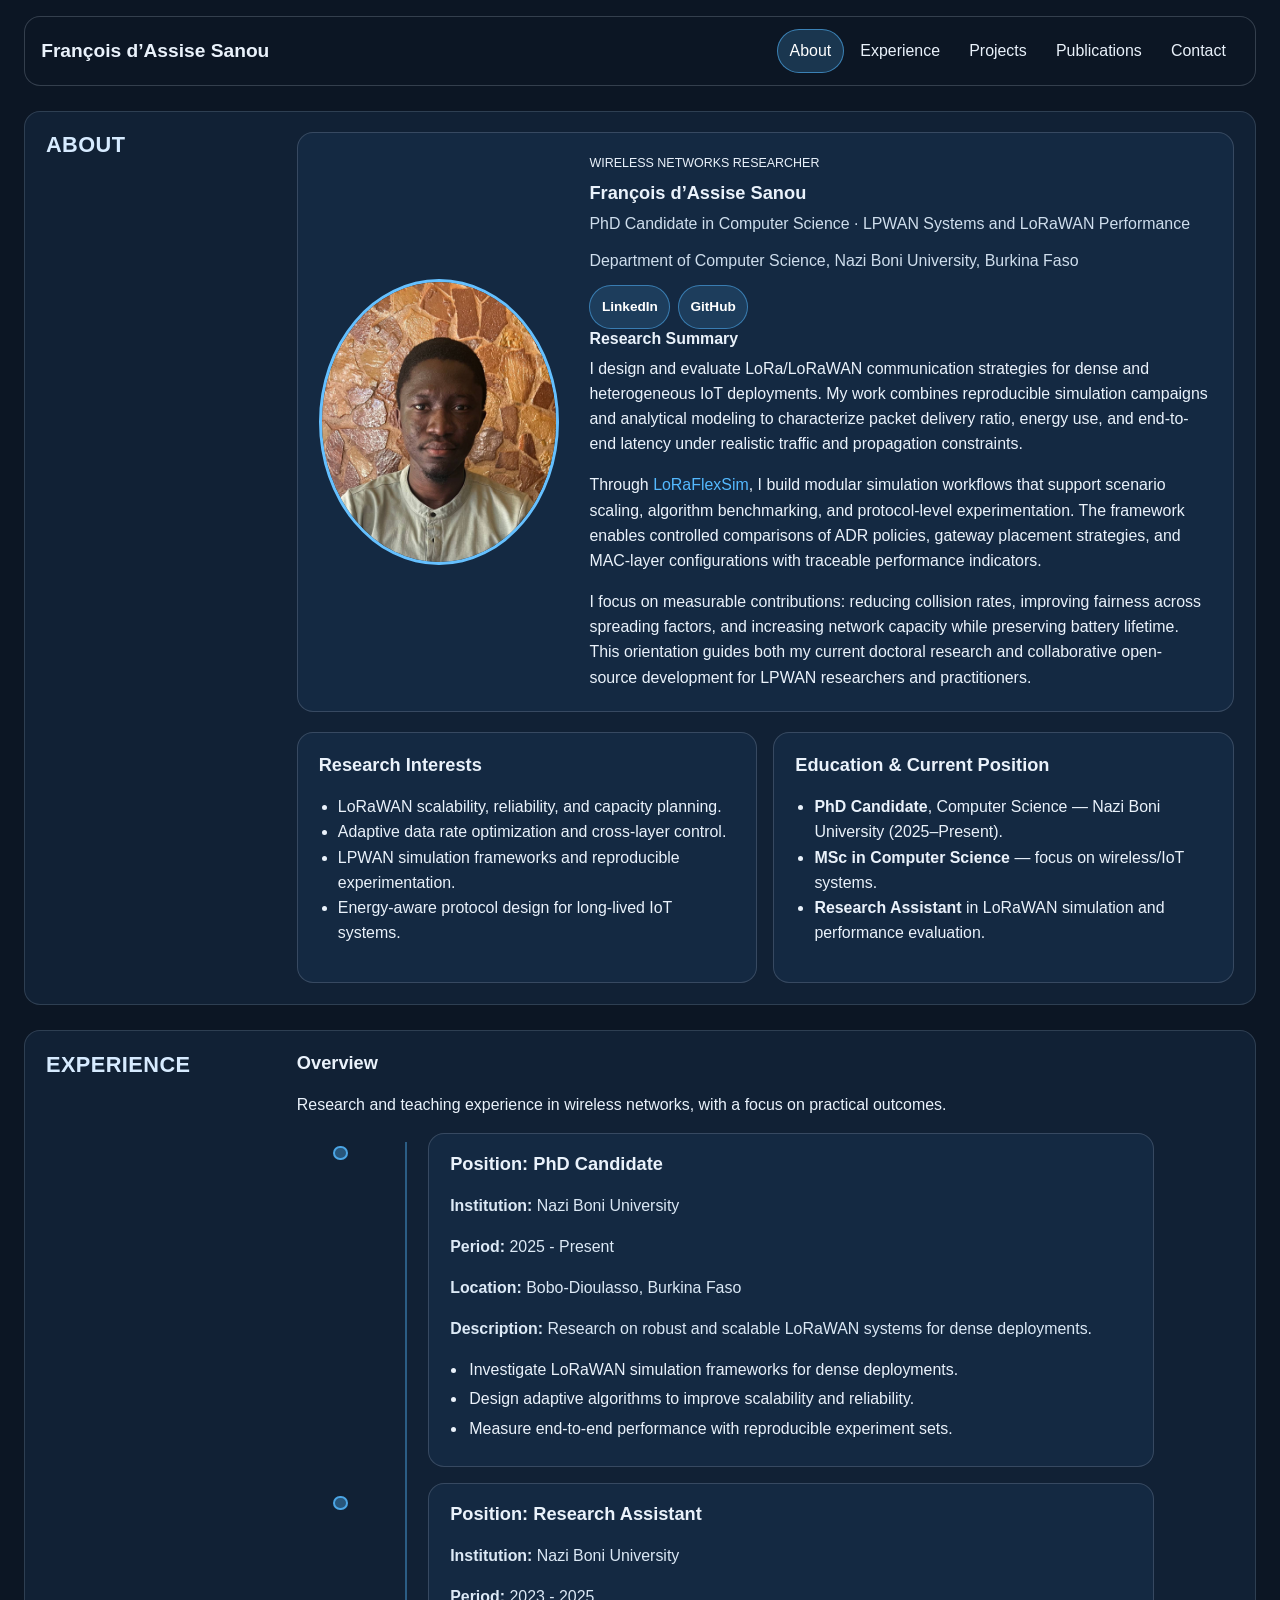
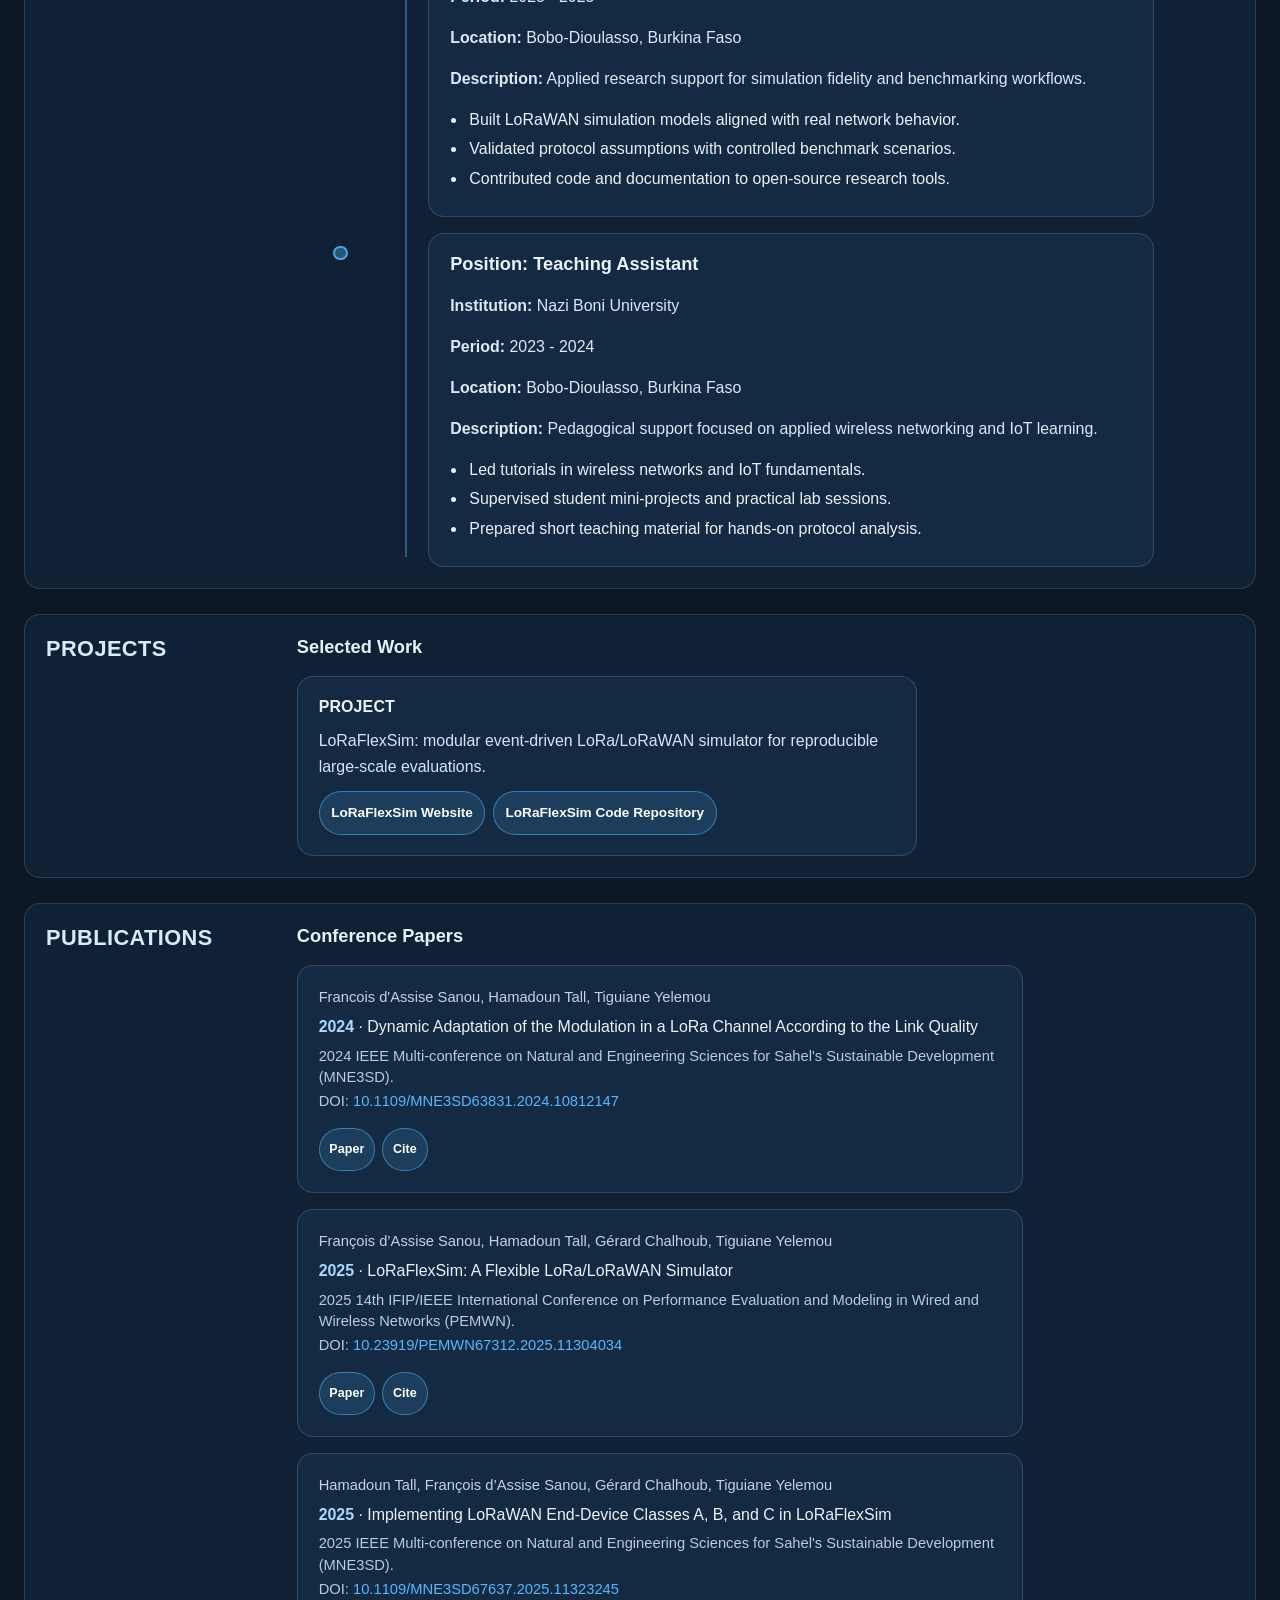
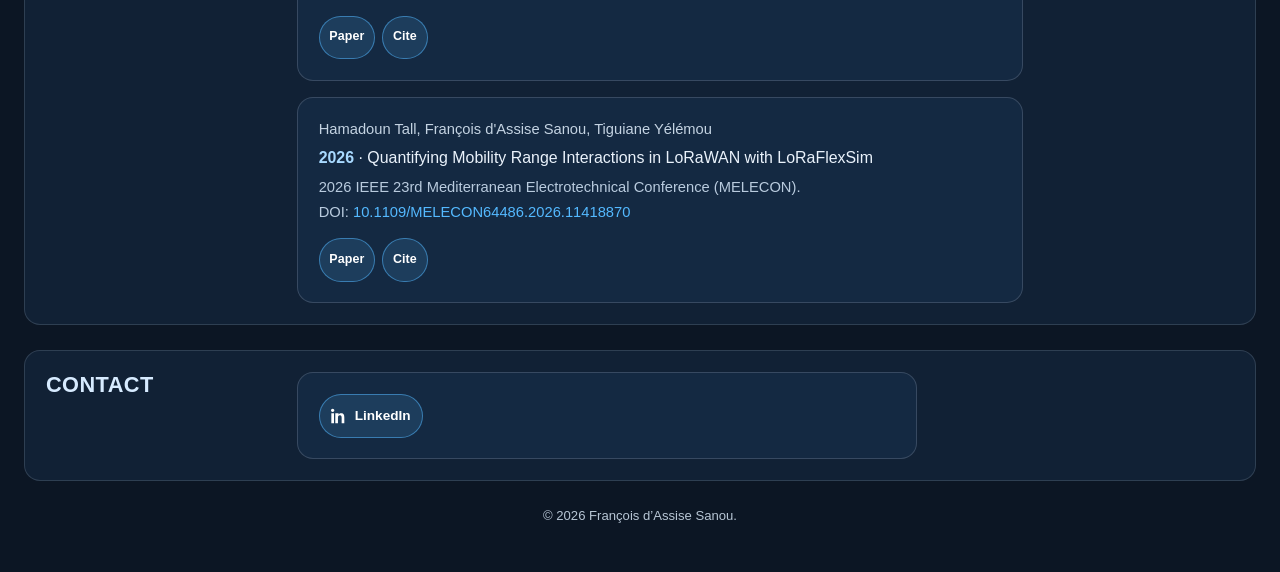
<file: index.html>
<!DOCTYPE html>
<html lang="en" class="no-js">
<head>
    <meta charset="UTF-8">
    <meta name="viewport" content="width=device-width, initial-scale=1.0">
    <title>François d’Assise Sanou | Academic Profile</title>
    <meta name="description" content="One-page academic website of François d’Assise Sanou: profile, experience, projects, publications, and contact.">
    <meta property="og:title" content="François d’Assise Sanou | Academic Profile">
    <meta property="og:description" content="One-page academic profile of François d’Assise Sanou.">
    <meta property="og:type" content="website">
    <meta property="og:locale" content="en_US">
    <meta property="og:url" content="index.html">
    <meta name="theme-color" content="#0c1624">
    <!-- Favicon policy: keep a single source (assets/favicon.png) and do not add .ico or size-specific variants. -->
    <link rel="icon" type="image/png" href="assets/favicon.png?v=20260318">
    <link rel="shortcut icon" href="assets/favicon.png?v=20260318">
    <link rel="apple-touch-icon" href="assets/favicon.png?v=20260318">
    <script>
        document.documentElement.classList.replace('no-js', 'js');
    </script>
    <link rel="stylesheet" href="style.css">
  <link rel="manifest" href="site.webmanifest">
</head>
<body>
    <header class="c-header">
        <h1 class="c-header__name">François d’Assise Sanou</h1>
        <button class="c-header__menu-toggle" type="button" aria-expanded="false" aria-controls="primary-navigation" aria-label="Open main menu" aria-haspopup="true">
            <span class="c-header__menu-icon" aria-hidden="true">☰</span>
            <span class="u-visually-hidden c-header__menu-label">Open main menu</span>
        </button>
        <nav id="primary-navigation" class="c-nav" aria-label="Primary navigation">
            <ul class="c-nav__list">
                <li class="c-nav__item"><a href="#about" class="c-nav__link" aria-current="page">About</a></li>
                <li class="c-nav__item"><a href="#experience" class="c-nav__link">Experience</a></li>
                <li class="c-nav__item"><a href="#projects" class="c-nav__link">Projects</a></li>
                <li class="c-nav__item"><a href="#publications" class="c-nav__link">Publications</a></li>
                <li class="c-nav__item"><a href="#contact" class="c-nav__link">Contact</a></li>
            </ul>
        </nav>
    </header>

    <main class="l-page-main" aria-label="Main content">
        <section id="about" class="l-section l-section--about" aria-labelledby="about-title">
            <h2 id="about-title" class="l-section__title">About</h2>
            <div class="l-section__content">
                <article class="about-hero" aria-label="Academic Hero">
                    <div class="about-hero__media">
                        <img class="about-hero__image" src="images/identite_sanou.jpg" alt="Portrait photo of François d’Assise Sanou" width="1072" height="1280" loading="eager" fetchpriority="high" decoding="async" sizes="(min-width: 992px) 16rem, (min-width: 577px) 13.5rem, 60vw">
                    </div>

                    <div class="about-hero__content">
                        <p class="about-hero__eyebrow">Wireless Networks Researcher</p>
                        <h3 class="about-hero__name">François d’Assise Sanou</h3>
                        <p class="about-hero__subtitle">PhD Candidate in Computer Science · LPWAN Systems and LoRaWAN Performance</p>
                        <p class="about-hero__affiliation">Department of Computer Science, Nazi Boni University, Burkina Faso</p>
                        <div class="about-hero__links">
                            <a href="https://www.linkedin.com/in/fran%C3%A7ois-d-assise-sanou-a57066200/" target="_blank" rel="noopener noreferrer" aria-label="Open François d’Assise Sanou LinkedIn profile">LinkedIn</a>
                            <a href="https://github.com/sanoufrancois226-crypto" target="_blank" rel="noopener noreferrer" aria-label="Open François d’Assise Sanou GitHub profile">GitHub</a>
                        </div>
                        <div class="about-hero__summary" aria-label="Research Summary">
                            <h4>Research Summary</h4>
                            <p>I design and evaluate LoRa/LoRaWAN communication strategies for dense and heterogeneous IoT deployments. My work combines reproducible simulation campaigns and analytical modeling to characterize packet delivery ratio, energy use, and end-to-end latency under realistic traffic and propagation constraints.</p>
                            <p>Through <a href="https://loraflexsim.org" target="_blank" rel="noopener noreferrer" aria-label="Open LoRaFlexSim project website">LoRaFlexSim</a>, I build modular simulation workflows that support scenario scaling, algorithm benchmarking, and protocol-level experimentation. The framework enables controlled comparisons of ADR policies, gateway placement strategies, and MAC-layer configurations with traceable performance indicators.</p>
                            <p>I focus on measurable contributions: reducing collision rates, improving fairness across spreading factors, and increasing network capacity while preserving battery lifetime. This orientation guides both my current doctoral research and collaborative open-source development for LPWAN researchers and practitioners.</p>
                        </div>
                    </div>
                </article>

                <div class="about-subsections">
                    <article class="about-subsection" aria-label="Research Interests">
                        <h3>Research Interests</h3>
                        <ul>
                            <li>LoRaWAN scalability, reliability, and capacity planning.</li>
                            <li>Adaptive data rate optimization and cross-layer control.</li>
                            <li>LPWAN simulation frameworks and reproducible experimentation.</li>
                            <li>Energy-aware protocol design for long-lived IoT systems.</li>
                        </ul>
                    </article>
                    <article class="about-subsection" aria-label="Education and Current Position">
                        <h3>Education &amp; Current Position</h3>
                        <ul>
                            <li><strong>PhD Candidate</strong>, Computer Science — Nazi Boni University (2025–Present).</li>
                            <li><strong>MSc in Computer Science</strong> — focus on wireless/IoT systems.</li>
                            <li><strong>Research Assistant</strong> in LoRaWAN simulation and performance evaluation.</li>
                        </ul>
                    </article>
                </div>
            </div>
        </section>

        <section id="experience" class="l-section" aria-labelledby="experience-title">
            <h2 id="experience-title" class="l-section__title">Experience</h2>
            <div class="l-section__content">
                <article aria-label="Experience overview">
                    <h3>Overview</h3>
                    <p>Research and teaching experience in wireless networks, with a focus on practical outcomes.</p>
                </article>
                <div class="timeline" aria-label="Professional timeline">
                    <article class="timeline-item">
                        <div class="timeline-marker" aria-hidden="true"></div>
                        <div class="timeline-card">
                            <h3 class="timeline-card__role">Position: PhD Candidate</h3>
                            <p class="timeline-card__meta"><strong>Institution:</strong> Nazi Boni University</p>
                            <p class="timeline-card__meta"><strong>Period:</strong> 2025 - Present</p>
                            <p class="timeline-card__meta"><strong>Location:</strong> Bobo-Dioulasso, Burkina Faso</p>
                            <p class="timeline-card__description"><strong>Description:</strong> Research on robust and scalable LoRaWAN systems for dense deployments.</p>
                            <ul class="timeline-card__list">
                                <li>Investigate LoRaWAN simulation frameworks for dense deployments.</li>
                                <li>Design adaptive algorithms to improve scalability and reliability.</li>
                                <li>Measure end-to-end performance with reproducible experiment sets.</li>
                            </ul>
                        </div>
                    </article>

                    <article class="timeline-item">
                        <div class="timeline-marker" aria-hidden="true"></div>
                        <div class="timeline-card">
                            <h3 class="timeline-card__role">Position: Research Assistant</h3>
                            <p class="timeline-card__meta"><strong>Institution:</strong> Nazi Boni University</p>
                            <p class="timeline-card__meta"><strong>Period:</strong> 2023 - 2025</p>
                            <p class="timeline-card__meta"><strong>Location:</strong> Bobo-Dioulasso, Burkina Faso</p>
                            <p class="timeline-card__description"><strong>Description:</strong> Applied research support for simulation fidelity and benchmarking workflows.</p>
                            <ul class="timeline-card__list">
                                <li>Built LoRaWAN simulation models aligned with real network behavior.</li>
                                <li>Validated protocol assumptions with controlled benchmark scenarios.</li>
                                <li>Contributed code and documentation to open-source research tools.</li>
                            </ul>
                        </div>
                    </article>

                    <article class="timeline-item">
                        <div class="timeline-marker" aria-hidden="true"></div>
                        <div class="timeline-card">
                            <h3 class="timeline-card__role">Position: Teaching Assistant</h3>
                            <p class="timeline-card__meta"><strong>Institution:</strong> Nazi Boni University</p>
                            <p class="timeline-card__meta"><strong>Period:</strong> 2023 - 2024</p>
                            <p class="timeline-card__meta"><strong>Location:</strong> Bobo-Dioulasso, Burkina Faso</p>
                            <p class="timeline-card__description"><strong>Description:</strong> Pedagogical support focused on applied wireless networking and IoT learning.</p>
                            <ul class="timeline-card__list">
                                <li>Led tutorials in wireless networks and IoT fundamentals.</li>
                                <li>Supervised student mini-projects and practical lab sessions.</li>
                                <li>Prepared short teaching material for hands-on protocol analysis.</li>
                            </ul>
                        </div>
                    </article>
                </div>
            </div>
        </section>

        <section id="projects" class="l-section" aria-labelledby="projects-title">
            <h2 id="projects-title" class="l-section__title">Projects</h2>
            <div class="l-section__content">
                <article aria-label="Selected projects">
                    <h3>Selected Work</h3>
                    <ol class="project-list project-list--single">
                        <li class="project-item">
                            <h4 class="project-item__title">Project</h4>
                            <p class="project-item__description">LoRaFlexSim: modular event-driven LoRa/LoRaWAN simulator for reproducible large-scale evaluations.</p>
                            <div class="project-item__links" aria-label="LoRaFlexSim links">
                                <a class="project-cta" href="https://loraflexsim.org" target="_blank" rel="noopener noreferrer" aria-label="Open LoRaFlexSim official website">LoRaFlexSim Website</a>
                                <a class="project-cta" href="https://github.com/LoRaFlexSim/LoRaFlexSim" target="_blank" rel="noopener noreferrer" aria-label="Open LoRaFlexSim code repository on GitHub">LoRaFlexSim Code Repository</a>
                            </div>
                        </li>
                    </ol>
                </article>
            </div>
        </section>

        <section id="publications" class="l-section" aria-labelledby="publications-title">
            <h2 id="publications-title" class="l-section__title">Publications</h2>
            <div class="l-section__content">
                <article aria-label="Conference publications">
                    <h3>Conference Papers</h3>
                    <ol class="pub-list">
                        <li class="pub-item">
                            <p class="pub-authors">Francois d'Assise Sanou, Hamadoun Tall, Tiguiane Yelemou</p>
                            <p class="pub-main"><span class="pub-year" aria-label="Publication year">2024</span> · <span class="pub-title">Dynamic Adaptation of the Modulation in a LoRa Channel According to the Link Quality</span></p>
                            <p class="pub-meta"><span class="pub-venue">2024 IEEE Multi-conference on Natural and Engineering Sciences for Sahel's Sustainable Development (MNE3SD).</span> <span class="pub-doi">DOI: <a href="https://ieeexplore.ieee.org/document/10812147" target="_blank" rel="noopener noreferrer" aria-label="Open IEEE document for publication 1">10.1109/MNE3SD63831.2024.10812147</a></span></p>
                            <div class="pub-links c-secondary-links" aria-label="Publication 1 links">
                                <a class="c-secondary-link" href="https://ieeexplore.ieee.org/document/10812147" target="_blank" rel="noopener noreferrer" aria-label="Open IEEE document page for publication 1">Paper</a>
                                <a class="c-secondary-link" href="https://ieeexplore.ieee.org/document/10812147/citations#citations" target="_blank" rel="noopener noreferrer" aria-label="Open publication 1 citations on IEEE Xplore">Cite</a>
                            </div>
                        </li>
                        <li class="pub-item">
                            <p class="pub-authors">François d’Assise Sanou, Hamadoun Tall, Gérard Chalhoub, Tiguiane Yelemou</p>
                            <p class="pub-main"><span class="pub-year" aria-label="Publication year">2025</span> · <span class="pub-title">LoRaFlexSim: A Flexible LoRa/LoRaWAN Simulator</span></p>
                            <p class="pub-meta"><span class="pub-venue">2025 14th IFIP/IEEE International Conference on Performance Evaluation and Modeling in Wired and Wireless Networks (PEMWN).</span> <span class="pub-doi">DOI: <a href="https://ieeexplore.ieee.org/document/11304034" target="_blank" rel="noopener noreferrer" aria-label="Open IEEE document for publication 2">10.23919/PEMWN67312.2025.11304034</a></span></p>
                            <div class="pub-links c-secondary-links" aria-label="Publication 2 links">
                                <a class="c-secondary-link" href="https://ieeexplore.ieee.org/document/11304034" target="_blank" rel="noopener noreferrer" aria-label="Open IEEE document page for publication 2">Paper</a>
                                <a class="c-secondary-link" href="https://ieeexplore.ieee.org/document/11304034/citations#citations" target="_blank" rel="noopener noreferrer" aria-label="Open publication 2 citations on IEEE Xplore">Cite</a>
                            </div>
                        </li>
                        <li class="pub-item">
                            <p class="pub-authors">Hamadoun Tall, François d’Assise Sanou, Gérard Chalhoub, Tiguiane Yelemou</p>
                            <p class="pub-main"><span class="pub-year" aria-label="Publication year">2025</span> · <span class="pub-title">Implementing LoRaWAN End-Device Classes A, B, and C in LoRaFlexSim</span></p>
                            <p class="pub-meta"><span class="pub-venue">2025 IEEE Multi-conference on Natural and Engineering Sciences for Sahel's Sustainable Development (MNE3SD).</span> <span class="pub-doi">DOI: <a href="https://ieeexplore.ieee.org/document/11323245" target="_blank" rel="noopener noreferrer" aria-label="Open IEEE document for publication 3">10.1109/MNE3SD67637.2025.11323245</a></span></p>
                            <div class="pub-links c-secondary-links" aria-label="Publication 3 links">
                                <a class="c-secondary-link" href="https://ieeexplore.ieee.org/document/11323245" target="_blank" rel="noopener noreferrer" aria-label="Open IEEE document page for publication 3">Paper</a>
                                <a class="c-secondary-link" href="https://ieeexplore.ieee.org/document/11323245/citations#citations" target="_blank" rel="noopener noreferrer" aria-label="Open publication 3 citations on IEEE Xplore">Cite</a>
                            </div>
                        </li>
                        <li class="pub-item">
                            <p class="pub-authors">Hamadoun Tall, François d'Assise Sanou, Tiguiane Yélémou</p>
                            <p class="pub-main"><span class="pub-year" aria-label="Publication year">2026</span> · <span class="pub-title">Quantifying Mobility Range Interactions in LoRaWAN with LoRaFlexSim</span></p>
                            <p class="pub-meta"><span class="pub-venue">2026 IEEE 23rd Mediterranean Electrotechnical Conference (MELECON).</span> <span class="pub-doi">DOI: <a href="https://ieeexplore.ieee.org/document/11418870" target="_blank" rel="noopener noreferrer" aria-label="Open IEEE document for publication 4">10.1109/MELECON64486.2026.11418870</a></span></p>
                            <div class="pub-links c-secondary-links" aria-label="Publication 4 links">
                                <a class="c-secondary-link" href="https://ieeexplore.ieee.org/document/11418870" target="_blank" rel="noopener noreferrer" aria-label="Open IEEE document page for publication 4">Paper</a>
                                <a class="c-secondary-link" href="https://ieeexplore.ieee.org/document/11418870/citations#citations" target="_blank" rel="noopener noreferrer" aria-label="Open publication 4 citations on IEEE Xplore">Cite</a>
                            </div>
                        </li>
                    </ol>
                </article>
            </div>
        </section>

        <section id="contact" class="l-section" aria-labelledby="contact-title">
            <h2 id="contact-title" class="l-section__title">Contact</h2>
            <div class="l-section__content">
                <article class="contact-card">
                    <ul class="contact-list" aria-label="Active contact channels">
                        <li>
                            <a class="contact-link" href="https://www.linkedin.com/in/fran%C3%A7ois-d-assise-sanou-a57066200/" target="_blank" rel="noopener noreferrer" aria-label="Contact François d’Assise Sanou on LinkedIn">
                                <span class="contact-link__icon" aria-hidden="true">
                                    <svg viewBox="0 0 24 24" focusable="false" aria-hidden="true">
                                        <path d="M4.98 3.5C4.98 4.88 3.86 6 2.49 6S0 4.88 0 3.5 1.11 1 2.49 1 4.98 2.12 4.98 3.5ZM.5 8h4V23h-4V8Zm7 0h3.83v2.05h.05c.53-1 1.84-2.05 3.79-2.05 4.05 0 4.8 2.67 4.8 6.13V23h-4v-7.75c0-1.85-.03-4.22-2.57-4.22-2.57 0-2.96 2.01-2.96 4.09V23h-4V8Z" />
                                    </svg>
                                </span>
                                <span class="contact-link__label">LinkedIn</span>
                                <span class="u-visually-hidden"> — official profile</span>
                            </a>
                        </li>
                    </ul>
                </article>
            </div>
        </section>
    </main>

    <footer class="c-footer">
        <p>© 2026 François d’Assise Sanou.</p>
    </footer>

    <script src="script.js" defer></script>
</body>
</html>
</file>
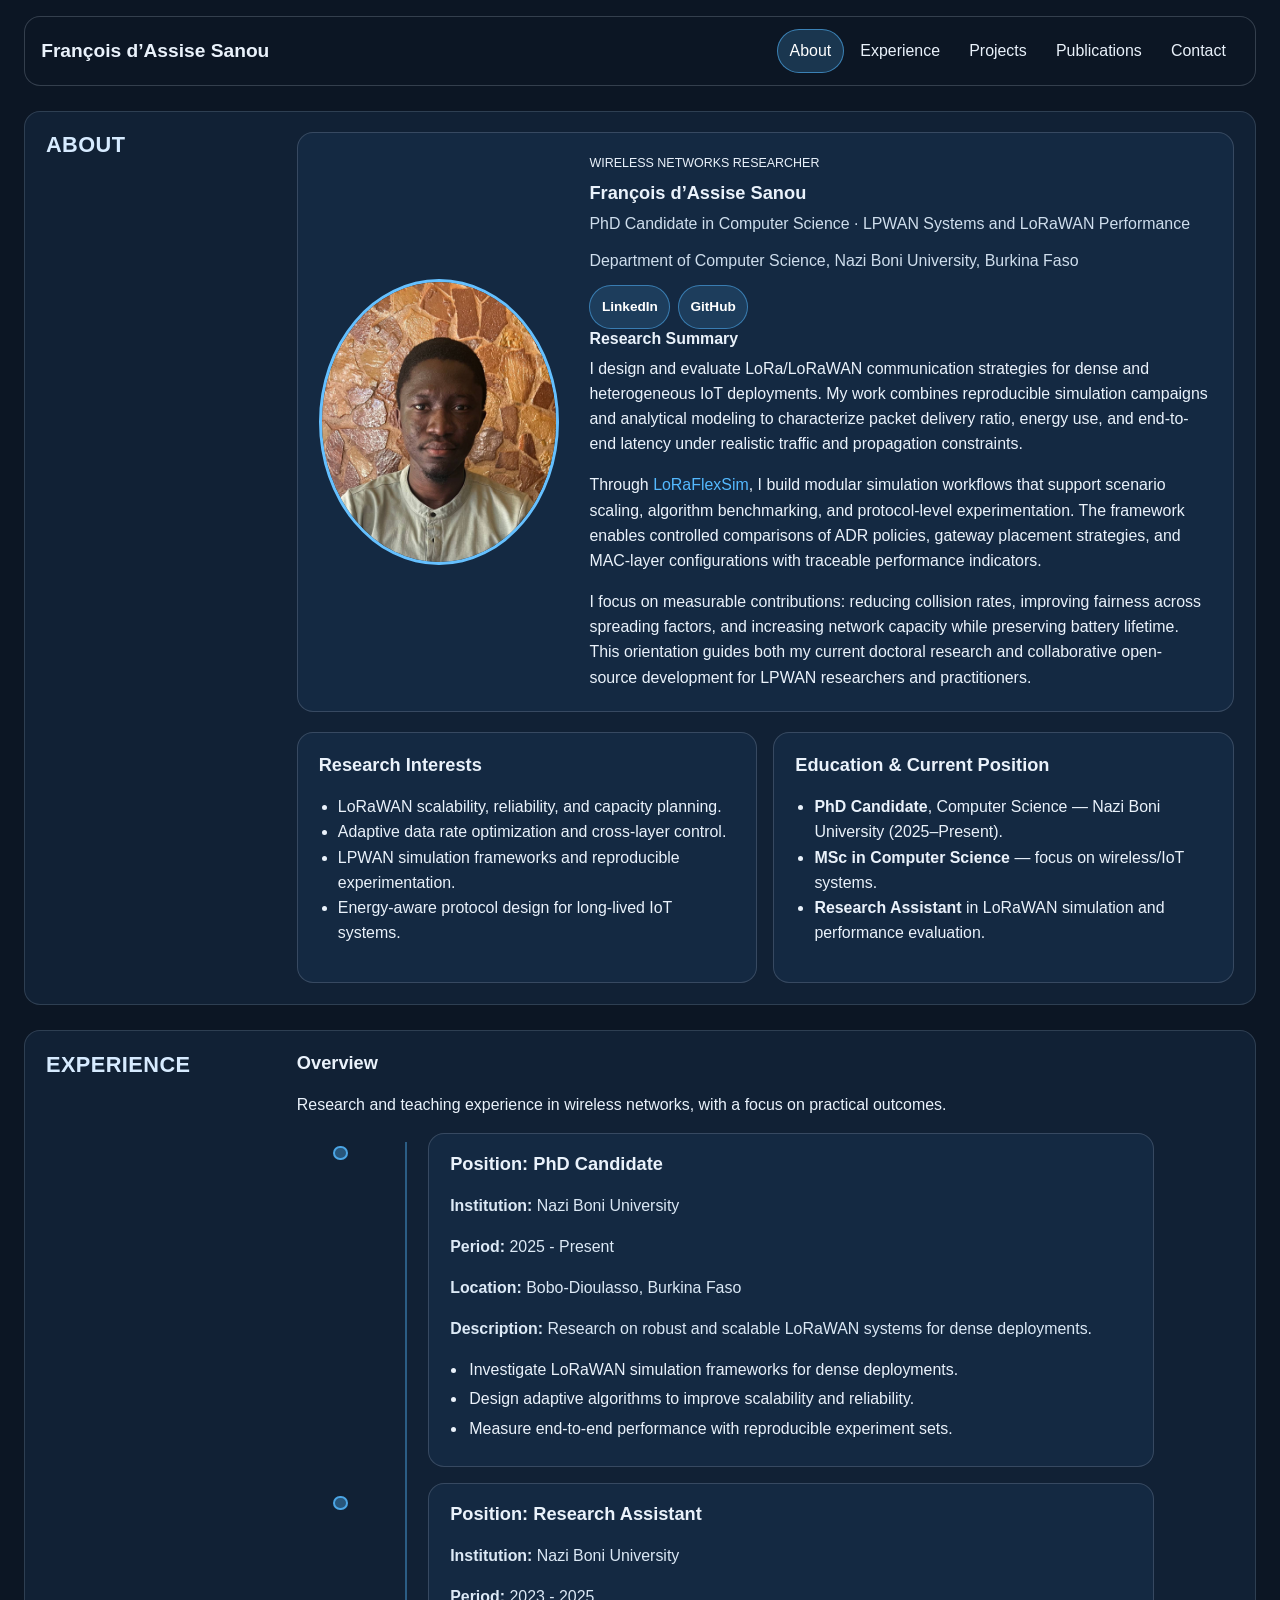
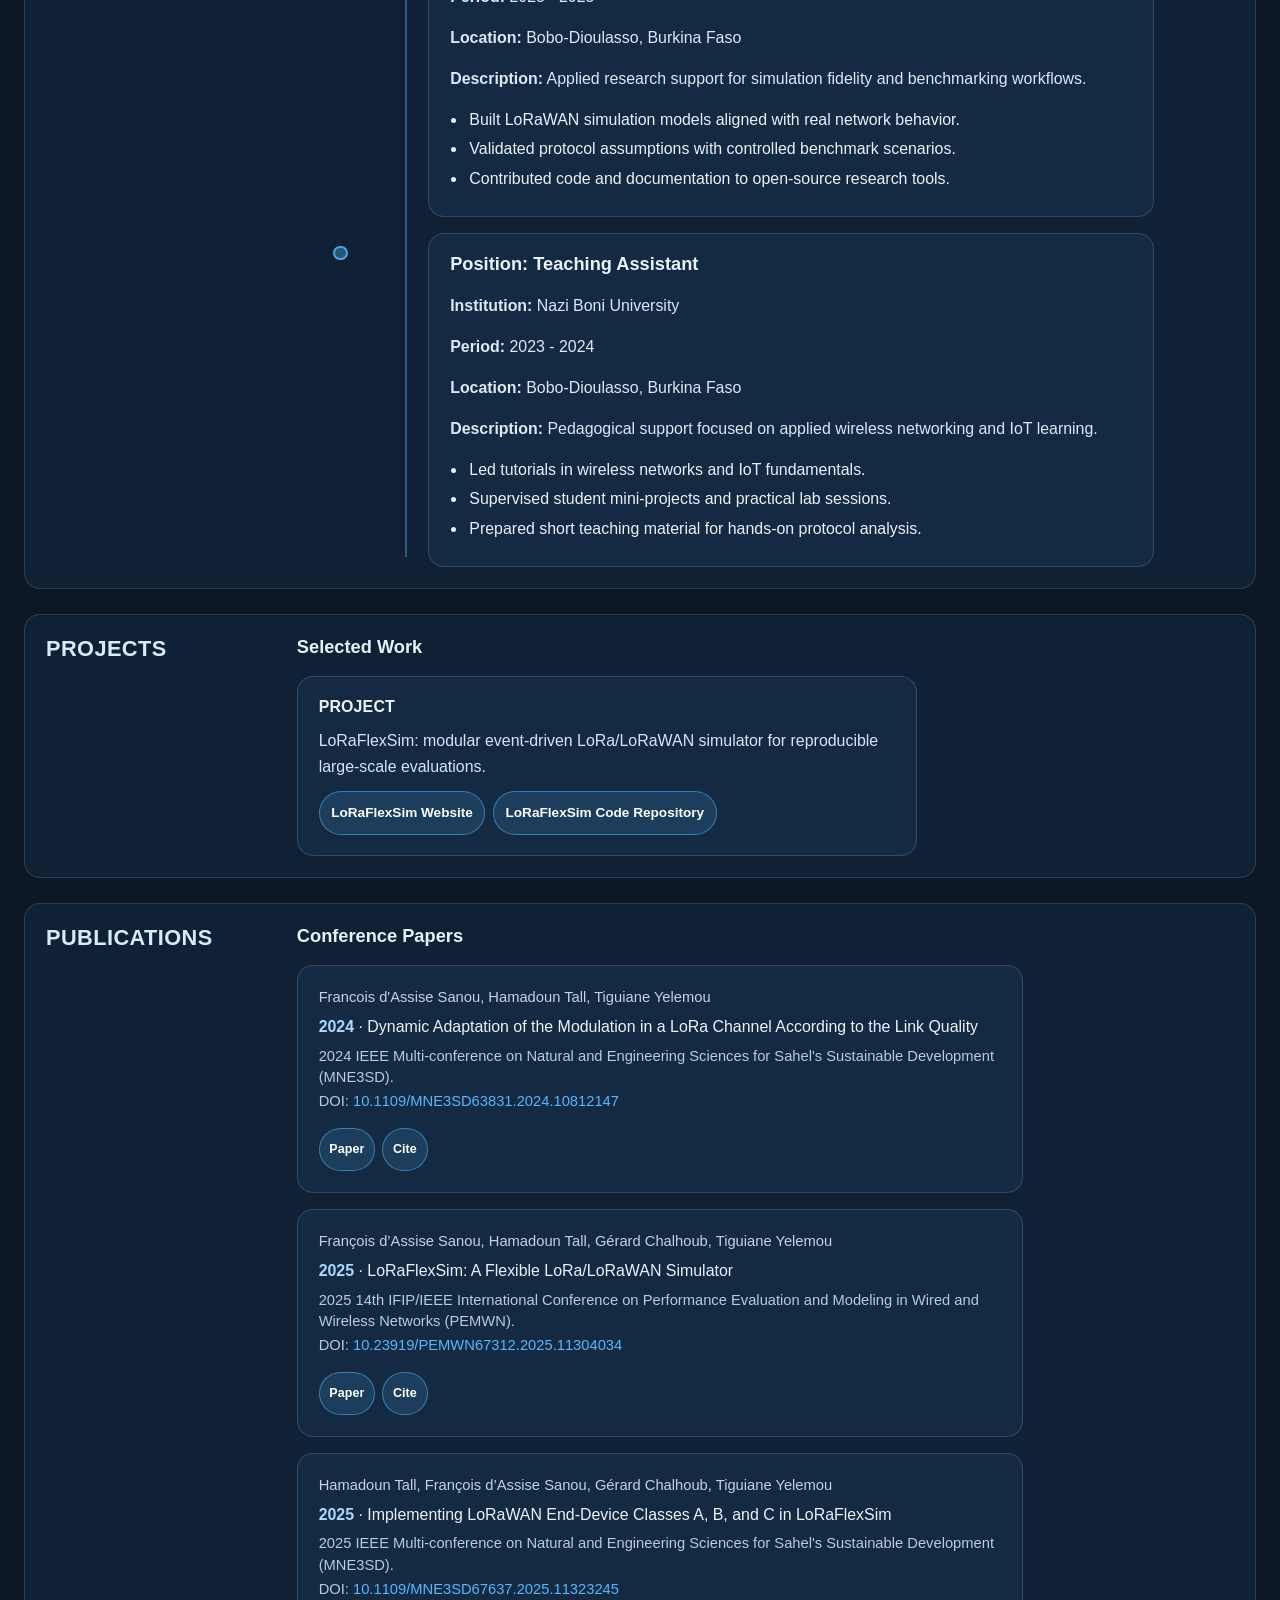
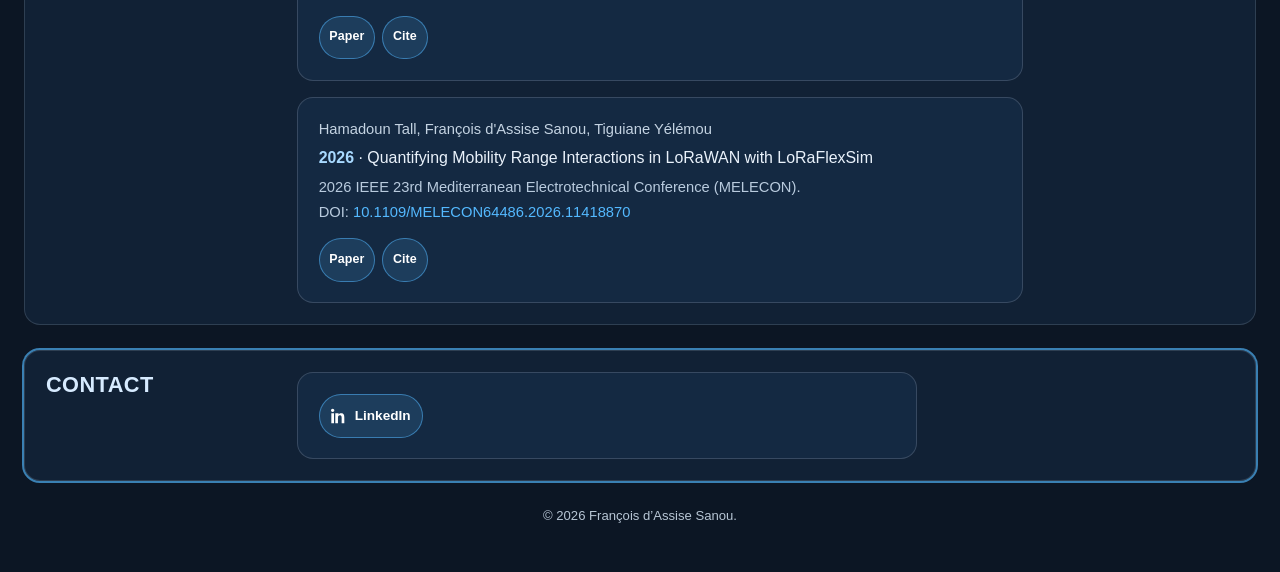
<file: contact.html>
<!DOCTYPE html>
<html lang="en">
<head>
    <meta charset="UTF-8">
    <meta name="viewport" content="width=device-width, initial-scale=1.0">
    <meta name="theme-color" content="#0c1624">
    <title>Redirecting to main page</title>
    <meta name="description" content="Legacy URL redirecting to the one-page site.">
    <link rel="icon" type="image/png" href="assets/favicon.png?v=20260318">
    <link rel="shortcut icon" href="assets/favicon.png?v=20260318">
    <link rel="apple-touch-icon" href="assets/favicon.png?v=20260318">
    <meta name="robots" content="noindex,follow">
    <meta http-equiv="refresh" content="0; url=index.html#contact">
    <link rel="canonical" href="index.html#contact">
    <script>
        window.location.replace('index.html#contact');
    </script>
  <link rel="manifest" href="site.webmanifest">
</head>
<body>
    <p>Redirecting to <a href="index.html#contact">Contact</a> on the main page…</p>
</body>
</html>
</file>
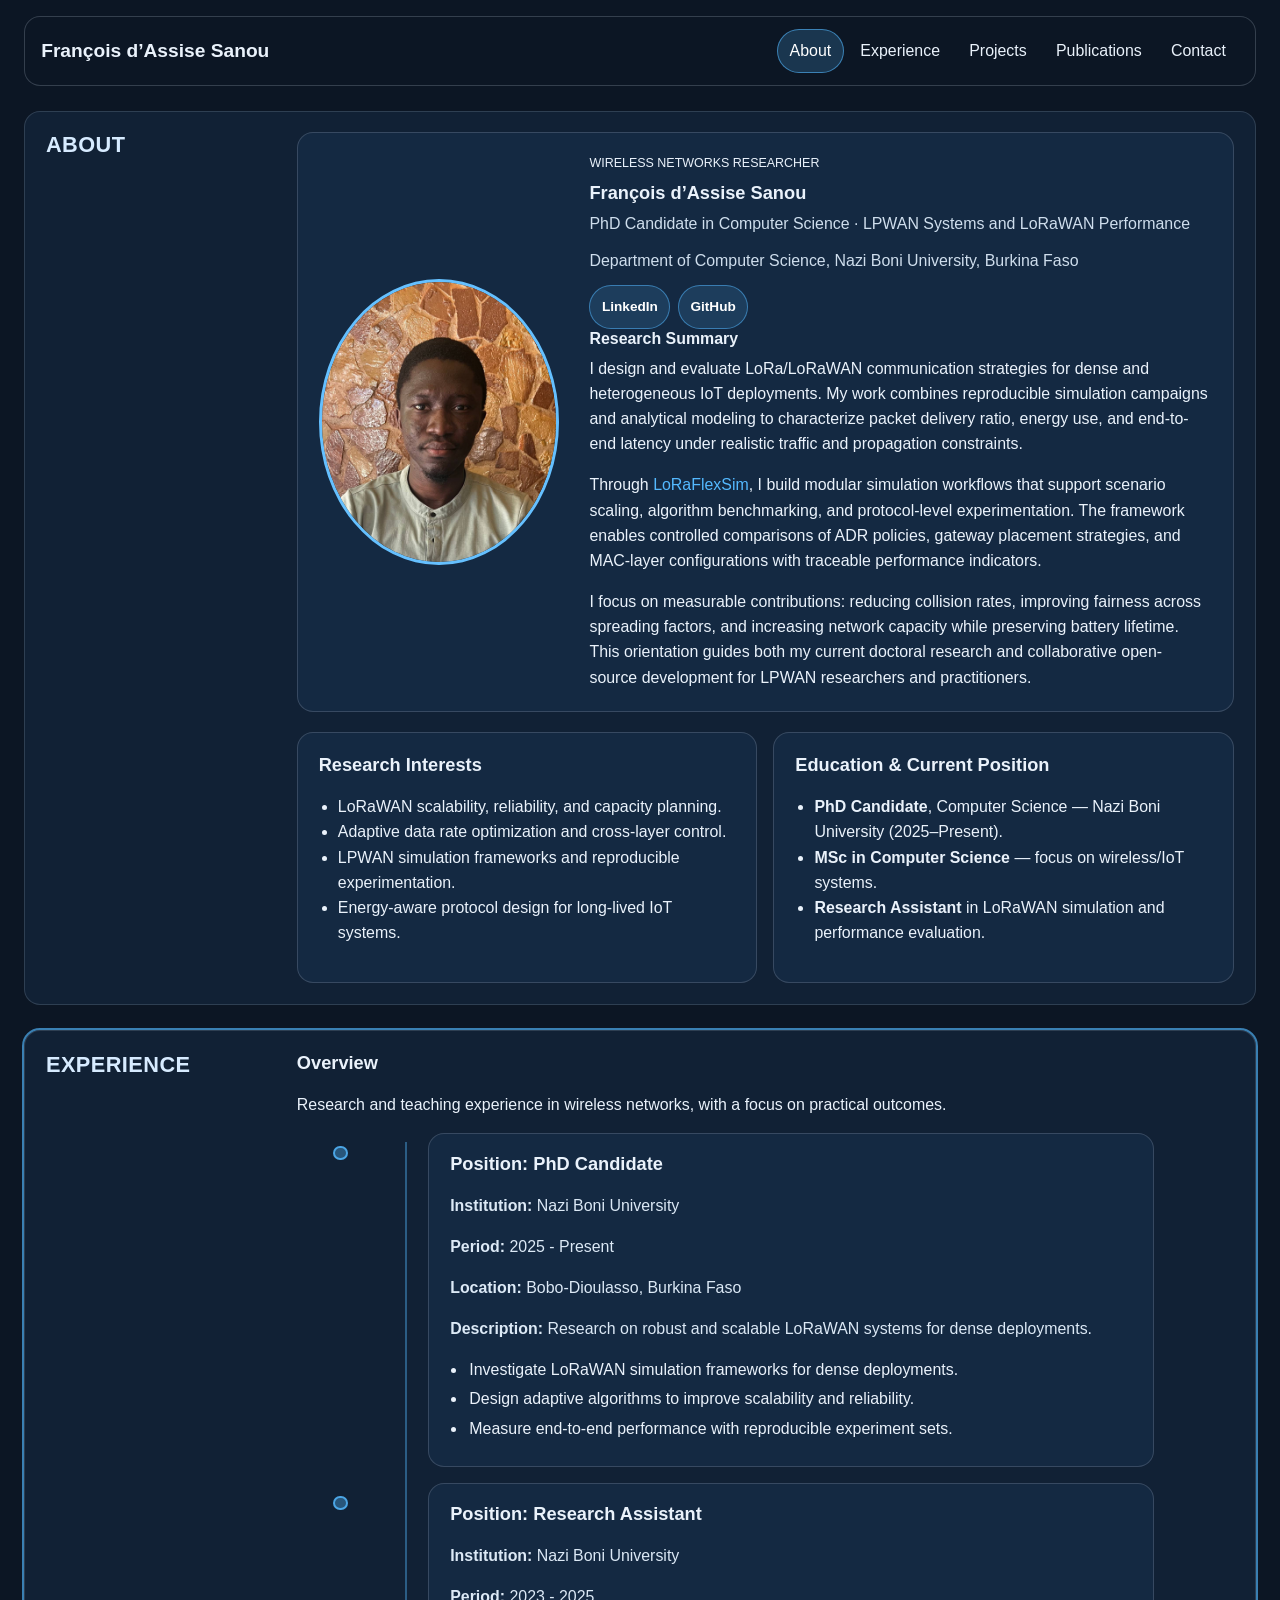
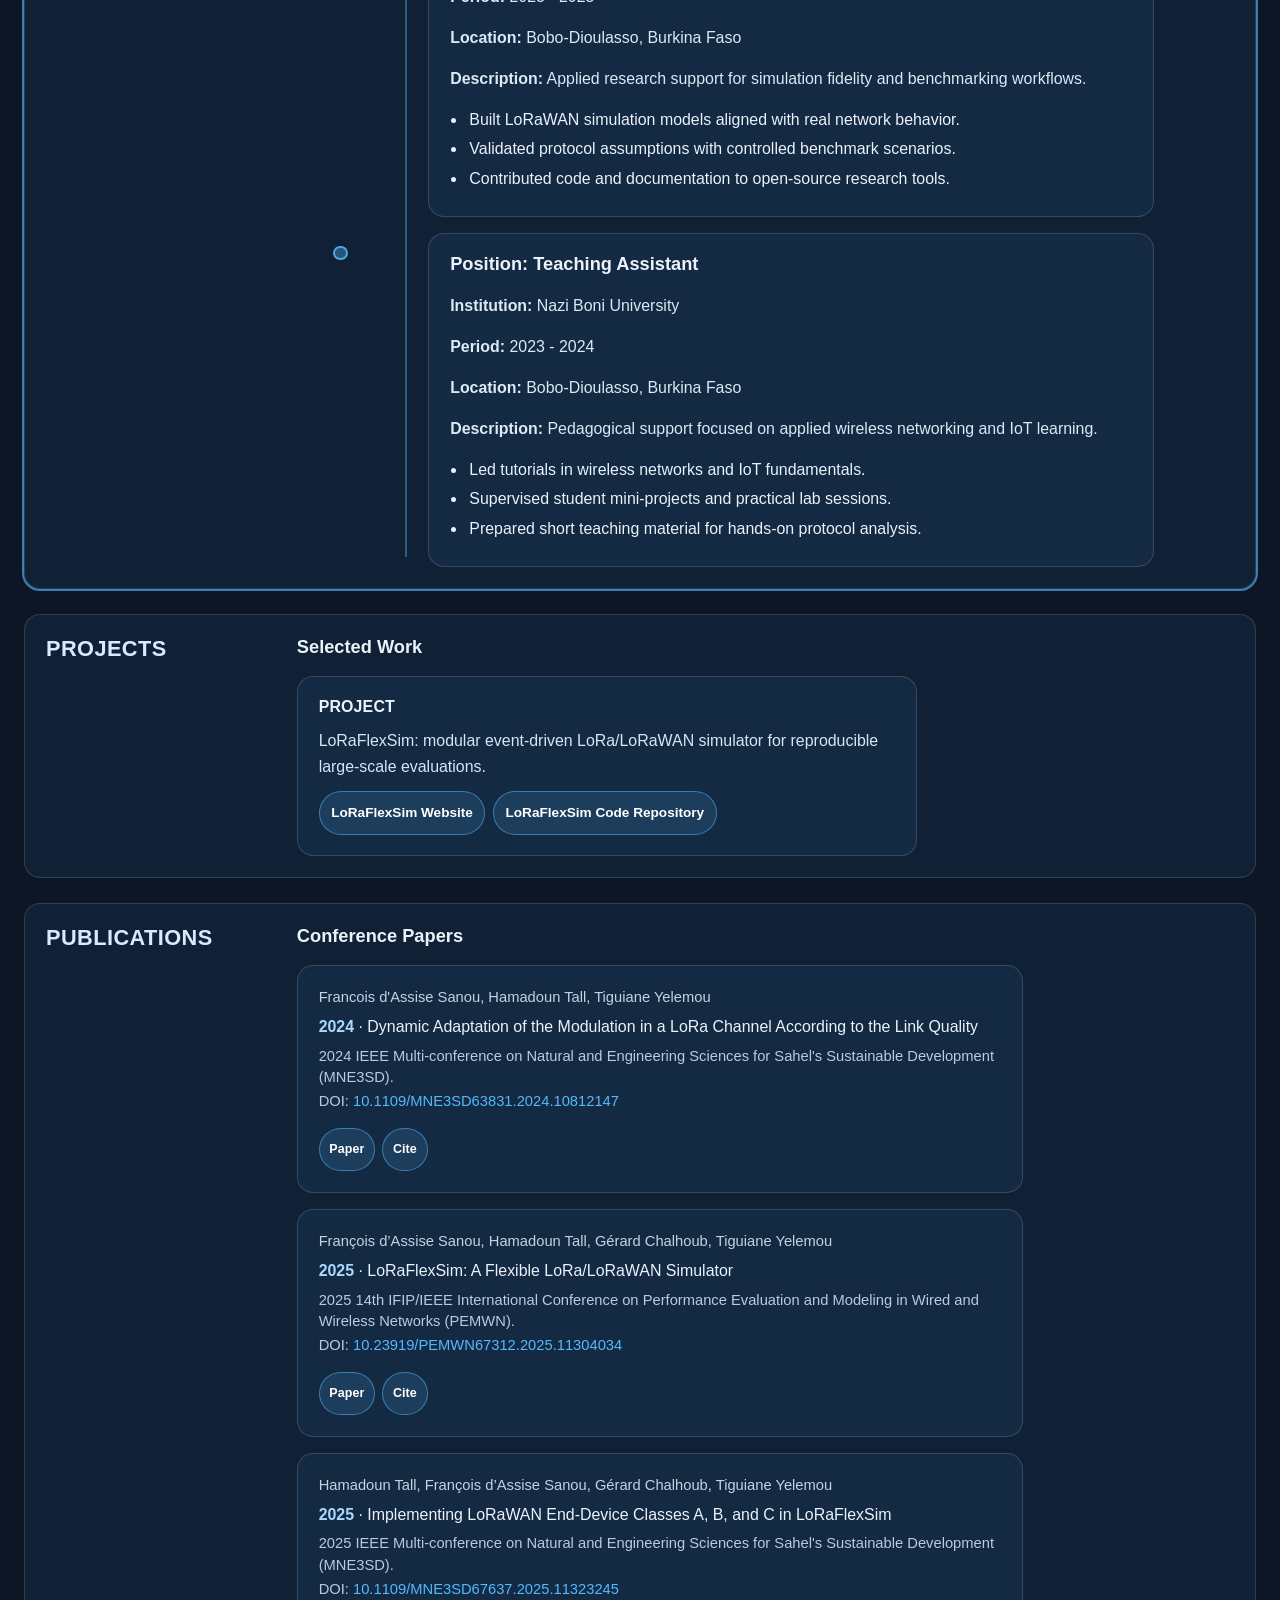
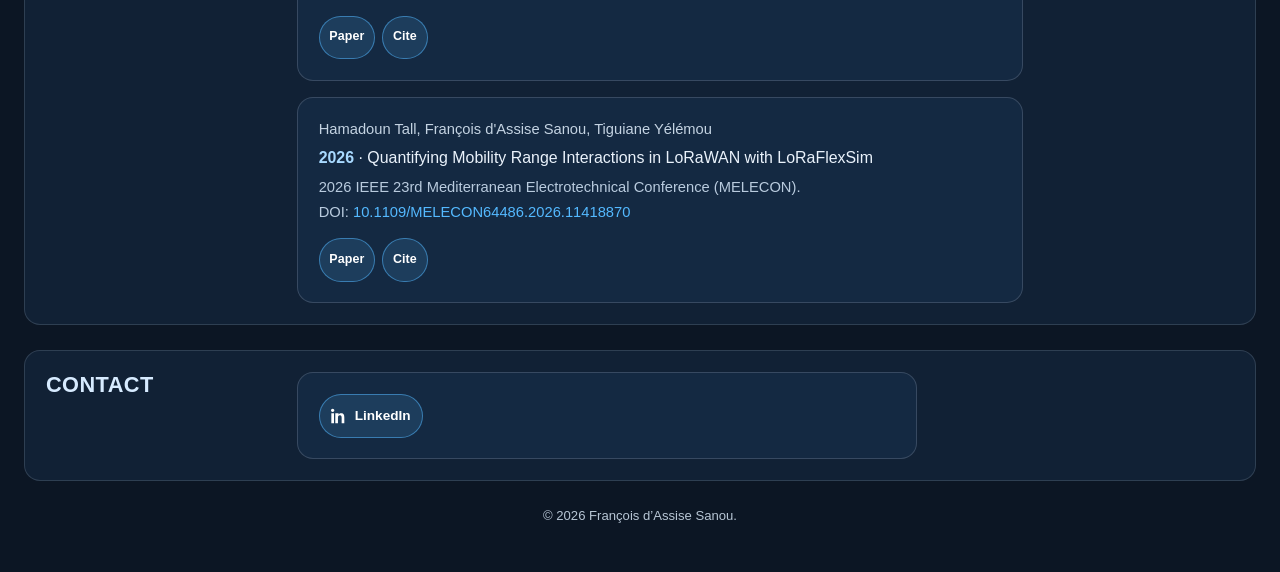
<file: experience.html>
<!DOCTYPE html>
<html lang="en">
<head>
    <meta charset="UTF-8">
    <meta name="viewport" content="width=device-width, initial-scale=1.0">
    <meta name="theme-color" content="#0c1624">
    <title>Redirecting to main page</title>
    <meta name="description" content="Legacy URL redirecting to the one-page site.">
    <link rel="icon" type="image/png" href="assets/favicon.png?v=20260318">
    <link rel="shortcut icon" href="assets/favicon.png?v=20260318">
    <link rel="apple-touch-icon" href="assets/favicon.png?v=20260318">
    <meta name="robots" content="noindex,follow">
    <meta http-equiv="refresh" content="0; url=index.html#experience">
    <link rel="canonical" href="index.html#experience">
    <script>
        window.location.replace('index.html#experience');
    </script>
  <link rel="manifest" href="site.webmanifest">
</head>
<body>
    <p>Redirecting to <a href="index.html#experience">Experience</a> on the main page…</p>
</body>
</html>
</file>
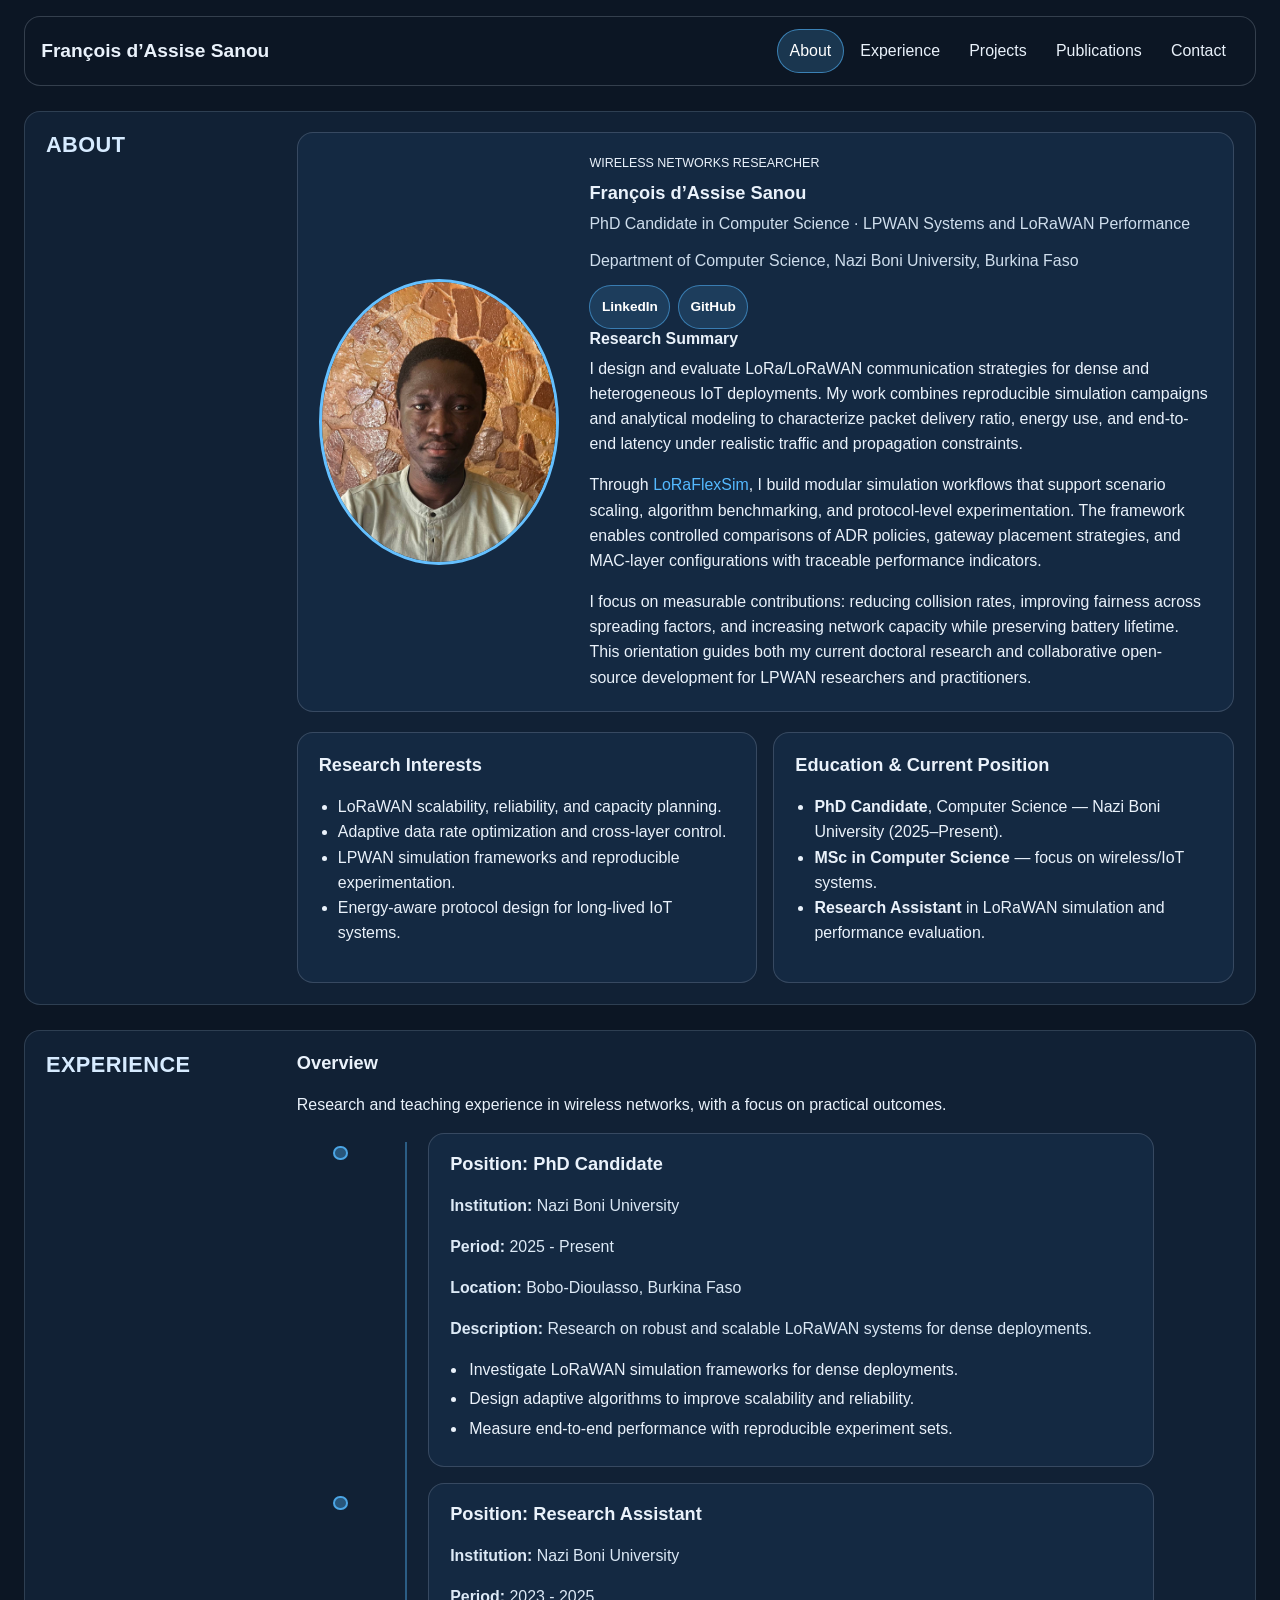
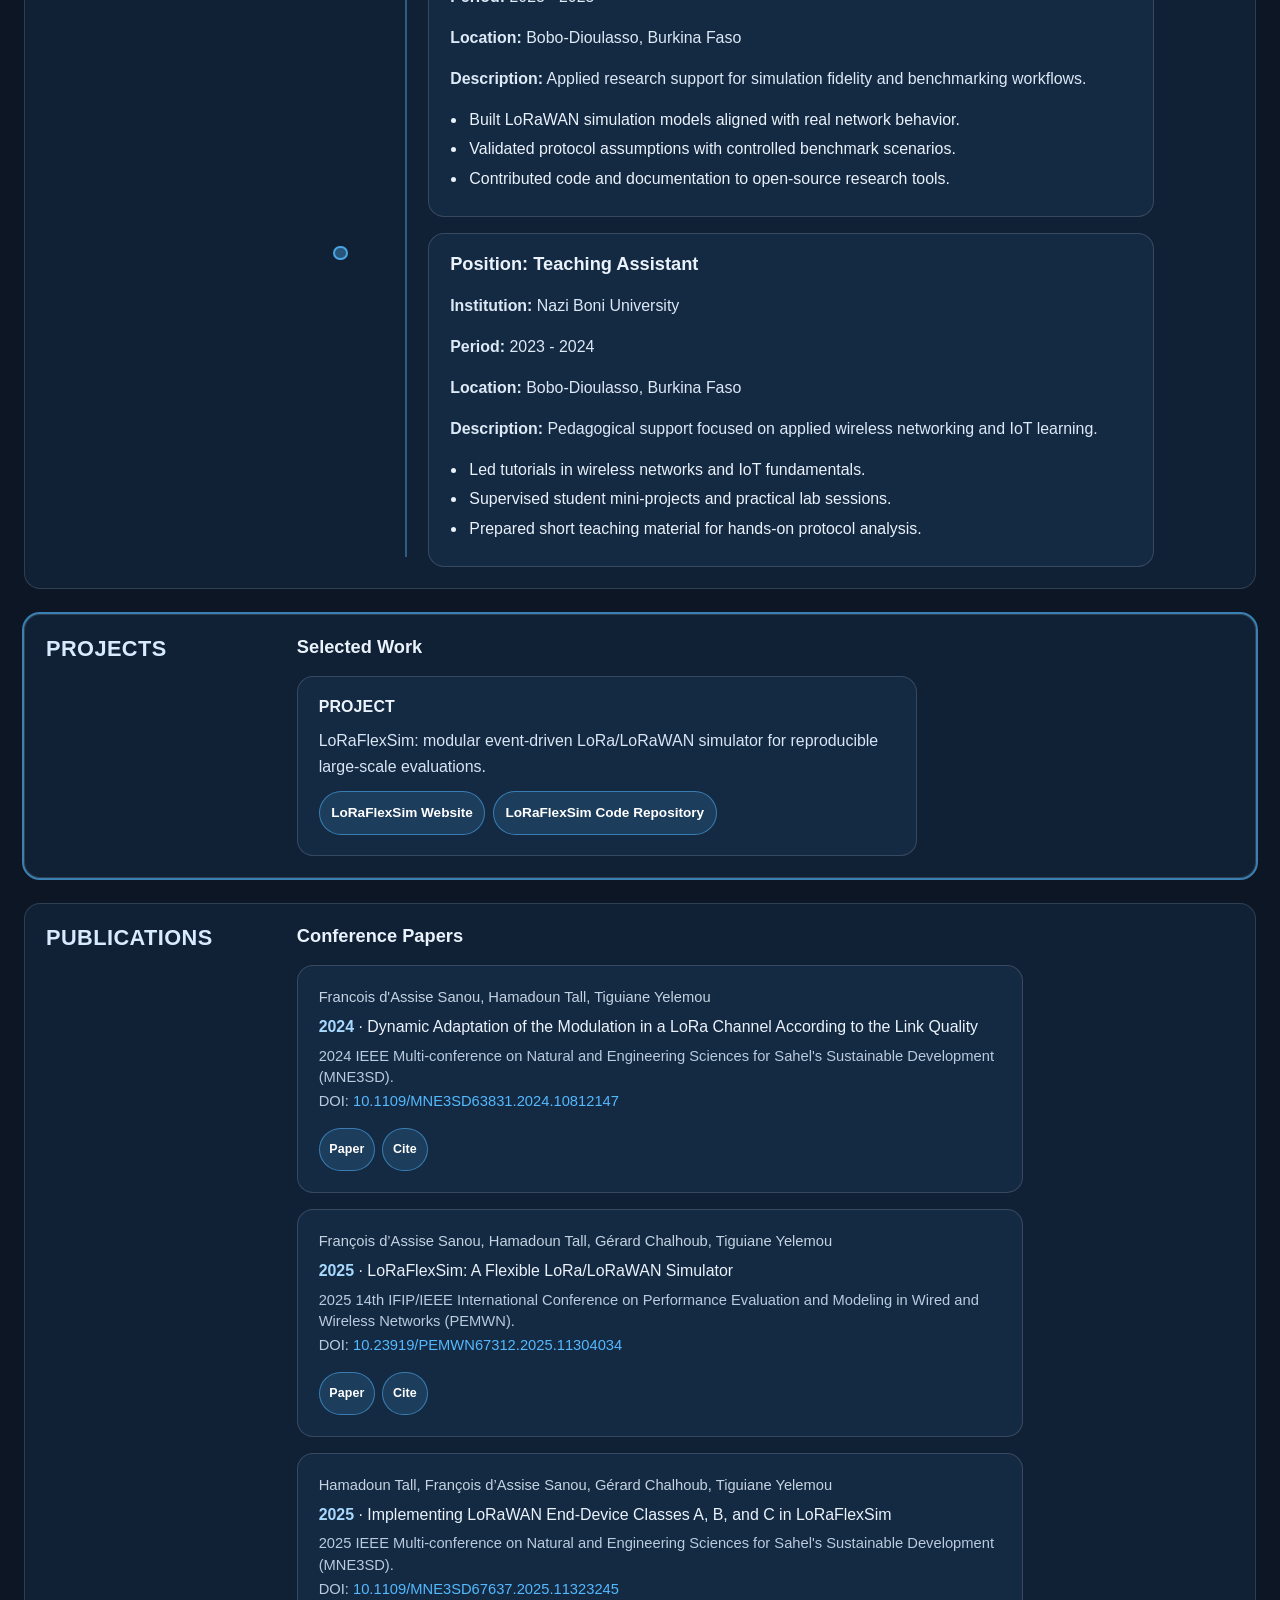
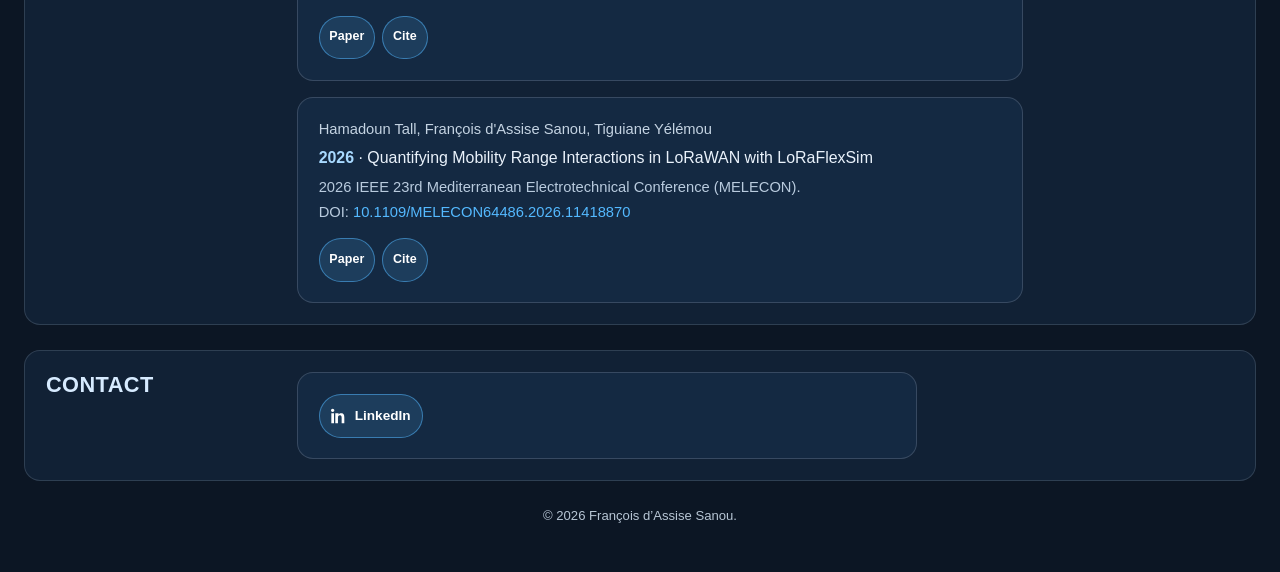
<file: projects.html>
<!DOCTYPE html>
<html lang="en">
<head>
    <meta charset="UTF-8">
    <meta name="viewport" content="width=device-width, initial-scale=1.0">
    <meta name="theme-color" content="#0c1624">
    <title>Redirecting to main page</title>
    <meta name="description" content="Legacy URL redirecting to the one-page site.">
    <link rel="icon" type="image/png" href="assets/favicon.png?v=20260318">
    <link rel="shortcut icon" href="assets/favicon.png?v=20260318">
    <link rel="apple-touch-icon" href="assets/favicon.png?v=20260318">
    <meta name="robots" content="noindex,follow">
    <meta http-equiv="refresh" content="0; url=index.html#projects">
    <link rel="canonical" href="index.html#projects">
    <script>
        window.location.replace('index.html#projects');
    </script>
  <link rel="manifest" href="site.webmanifest">
</head>
<body>
    <p>Redirecting to the <a href="index.html#projects">LoRaFlexSim project page</a> on the main site… If redirection fails, visit the <a href="https://loraflexsim.org" target="_blank" rel="noopener noreferrer">LoRaFlexSim Website</a> or the <a href="https://github.com/LoRaFlexSim/LoRaFlexSim" target="_blank" rel="noopener noreferrer">LoRaFlexSim Code Repository</a>.</p>
</body>
</html>
</file>
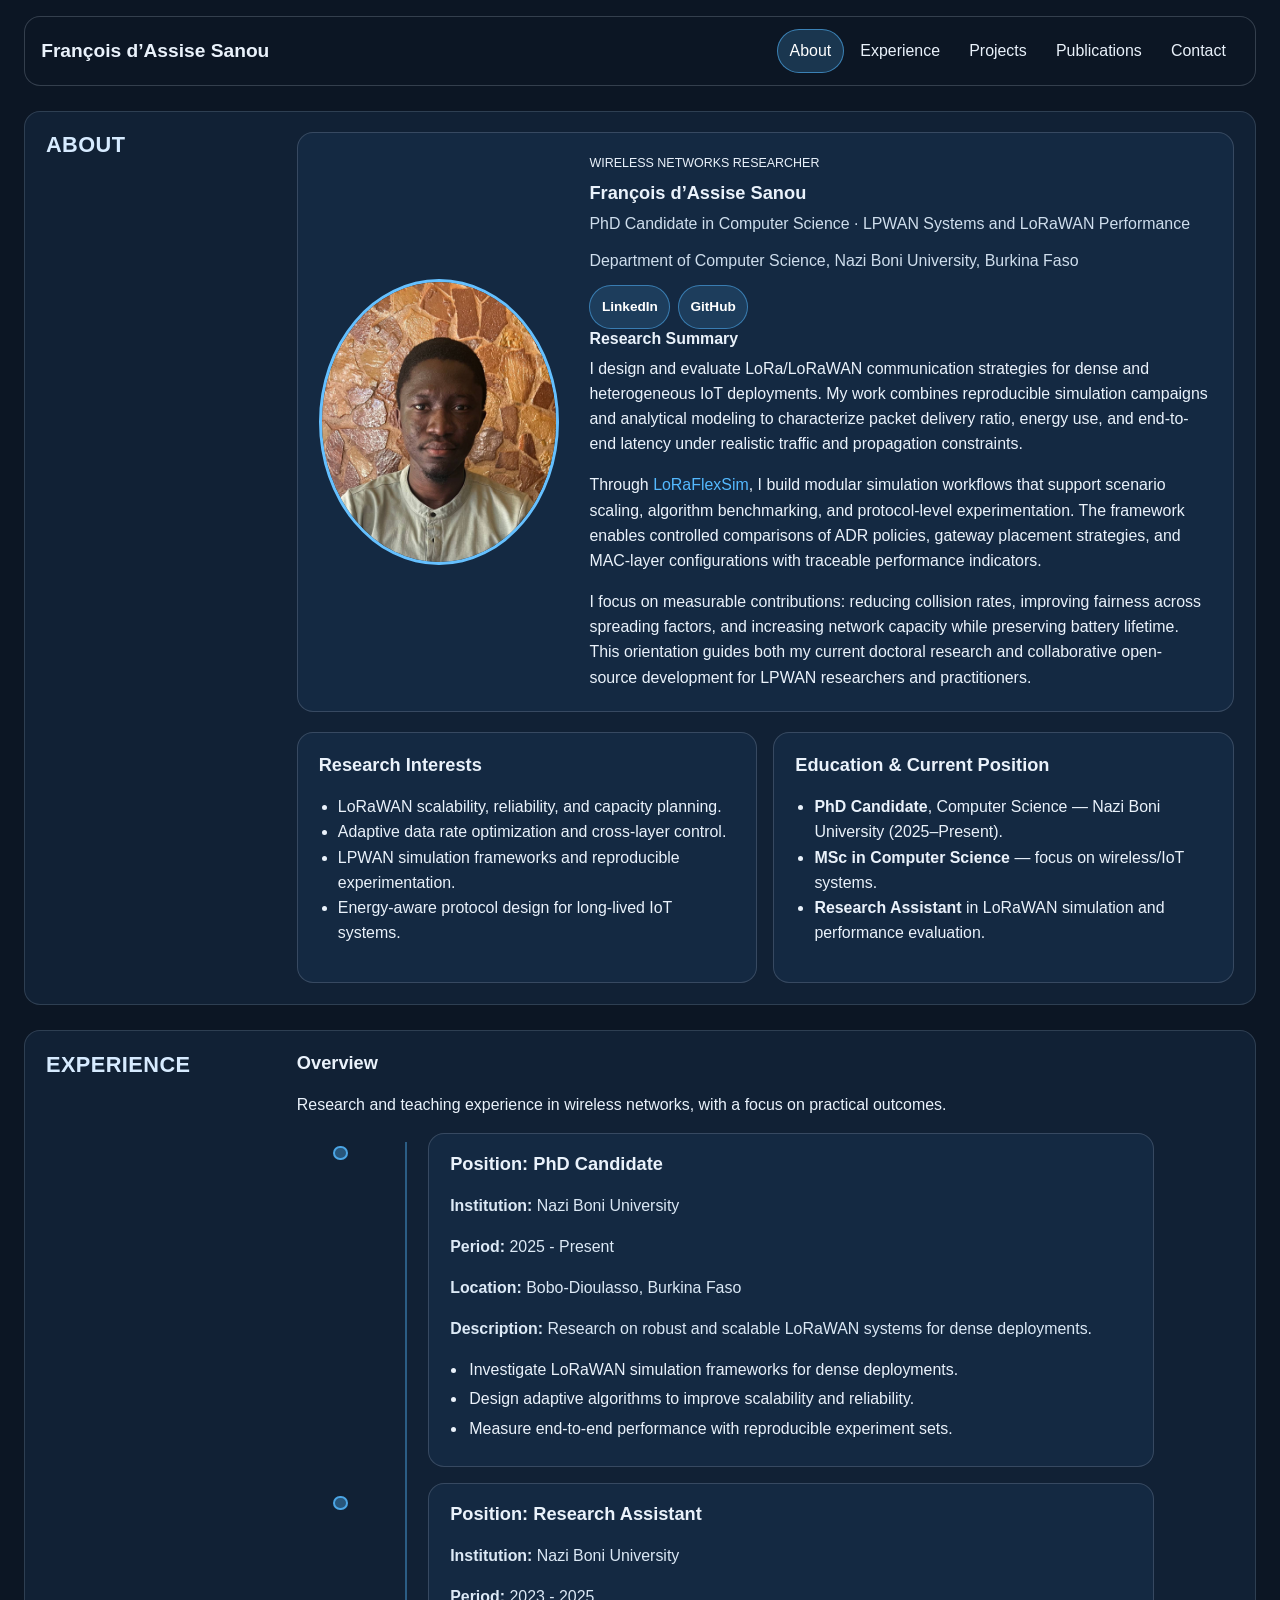
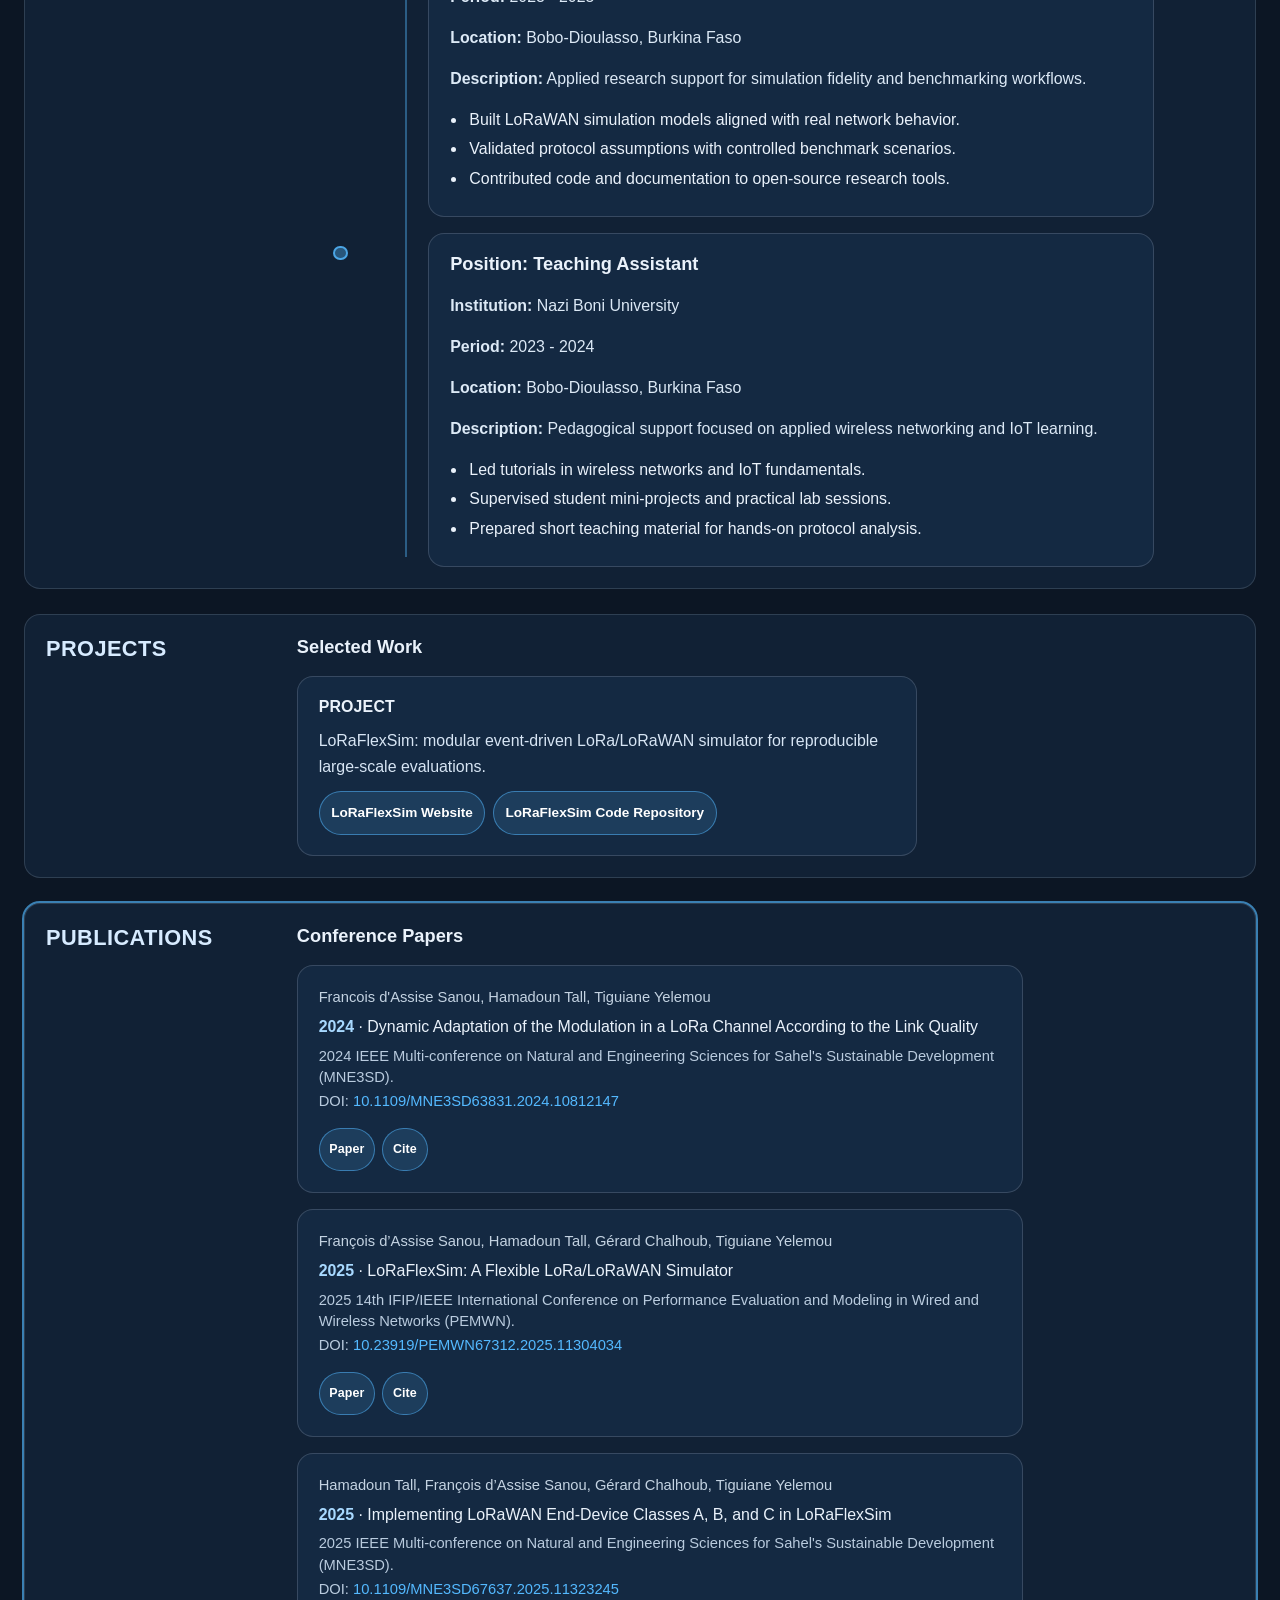
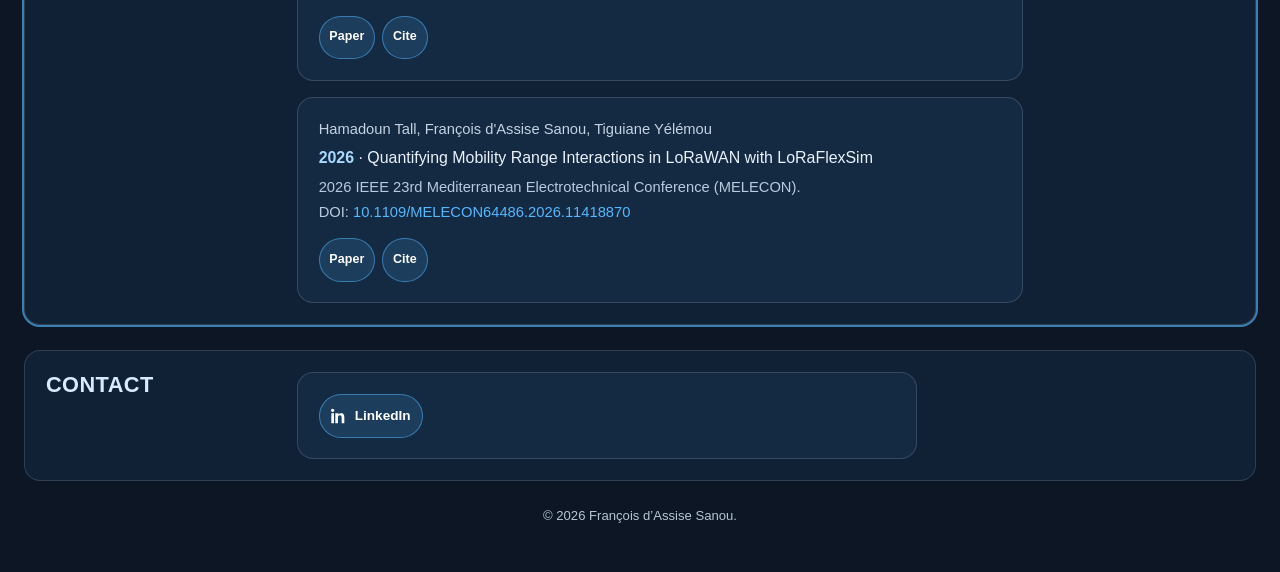
<file: publications.html>
<!DOCTYPE html>
<html lang="en">
<head>
    <meta charset="UTF-8">
    <meta name="viewport" content="width=device-width, initial-scale=1.0">
    <meta name="theme-color" content="#0c1624">
    <title>Redirecting to main page</title>
    <meta name="description" content="Legacy URL redirecting to the one-page site.">
    <link rel="icon" type="image/png" href="assets/favicon.png?v=20260318">
    <link rel="shortcut icon" href="assets/favicon.png?v=20260318">
    <link rel="apple-touch-icon" href="assets/favicon.png?v=20260318">
    <meta name="robots" content="noindex,follow">
    <meta http-equiv="refresh" content="0; url=index.html#publications">
    <link rel="canonical" href="index.html#publications">
    <script>
        window.location.replace('index.html#publications');
    </script>
  <link rel="manifest" href="site.webmanifest">
</head>
<body>
    <p>Redirecting to <a href="index.html#publications">Publications</a> on the main page…</p>
</body>
</html>
</file>
<file: style.css>
:root {
    --font: "Segoe UI", Tahoma, Geneva, Verdana, sans-serif;
    --bg: #0c1624;
    --surface: #122338;
    --surface-2: #162b44;
    --text: #eaf2fb;
    --muted: #cfdeed;
    --accent: #54b9ff;
    --radius: 1rem;
    --radius-sm: 0.5rem;
    --radius-pill: 999px;
    --container-laptop: 76rem;
    --container-desktop: 84rem;
    --gutter: clamp(0.9rem, 0.55rem + 1.2vw, 1.6rem);
    --space-1: clamp(0.38rem, 0.33rem + 0.18vw, 0.5rem);
    --space-2: clamp(0.56rem, 0.5rem + 0.3vw, 0.74rem);
    --space-3: clamp(0.76rem, 0.66rem + 0.45vw, 1rem);
    --space-4: clamp(0.96rem, 0.82rem + 0.65vw, 1.3rem);
    --space-5: clamp(1.24rem, 1.02rem + 1vw, 1.8rem);
    --section-pad: clamp(0.96rem, 0.82rem + 0.65vw, 1.3rem);
    --section-gap: clamp(1.12rem, 0.94rem + 0.8vw, 1.56rem);
    --fs-body: clamp(0.94rem, 0.9rem + 0.12vw, 1rem);
    --fs-h1: clamp(1.38rem, 1.12rem + 1.1vw, 1.92rem);
    --fs-h2: clamp(1.1rem, 0.98rem + 0.55vw, 1.36rem);
    --fs-h3: clamp(0.98rem, 0.92rem + 0.3vw, 1.14rem);
}

* { box-sizing: border-box; }

html {
    scroll-behavior: smooth;
    overflow-x: clip;
}

body {
    margin: 0;
    font: var(--fs-body)/1.58 var(--font);
    color: var(--text);
    background: var(--bg);
}

img, svg { max-width: 100%; }

a { color: var(--accent); text-decoration: none; }
a:hover { text-decoration: underline; }

h1, h2, h3, h4 { margin-top: 0; line-height: 1.2; }
h1 { font-size: var(--fs-h1); }
h2 { font-size: var(--fs-h2); }
h3 { font-size: var(--fs-h3); }

p, ul, ol { margin: 0 0 var(--space-3); }
ul, ol { padding-left: 1.2rem; }

.u-visually-hidden {
    position: absolute;
    width: 1px;
    height: 1px;
    margin: -1px;
    padding: 0;
    overflow: hidden;
    clip: rect(0, 0, 0, 0);
    white-space: nowrap;
    border: 0;
}

:focus-visible {
    outline: 3px solid #a8ddff;
    outline-offset: 3px;
    box-shadow: 0 0 0 2px rgba(8, 24, 38, 0.9);
}

/* Layout */
.c-header,
.l-page-main,
.c-footer {
    width: min(100% - 2 * var(--gutter), var(--container-laptop));
    margin-inline: auto;
}

.l-page-main {
    display: grid;
    gap: var(--section-gap);
    padding-block: var(--section-gap);
}

.l-section {
    display: grid;
    gap: var(--space-4);
    padding: var(--section-pad);
    border-radius: var(--radius);
    border: 1px solid color-mix(in srgb, var(--muted), transparent 84%);
    background: color-mix(in srgb, var(--surface), transparent 9%);
}

.l-section__title {
    margin: 0;
    letter-spacing: 0.02em;
    text-transform: uppercase;
    color: #d7ebff;
}

.l-section:target {
    scroll-margin-top: 7rem;
    outline: 2px solid color-mix(in srgb, var(--accent), transparent 35%);
}

.l-section__content,
.l-section__content p { max-width: 70ch; }
.l-section--about .l-section__content { max-width: none; }
#experience .l-section__content,
#experience .l-section__content p { max-width: none; }

/* Header + navigation */
.c-header {
    position: sticky;
    top: 0;
    z-index: 10;
    margin-top: var(--space-3);
    padding: var(--space-2) var(--space-3);
    border-radius: var(--radius);
    border: 1px solid color-mix(in srgb, var(--muted), transparent 80%);
    background: color-mix(in srgb, var(--bg), #091322 16%);
    backdrop-filter: blur(6px);
    display: flex;
    flex-wrap: wrap;
    align-items: center;
    justify-content: space-between;
    gap: var(--space-2);
}

.c-header__name { margin: 0; font-size: clamp(1rem, 0.9rem + 0.4vw, 1.2rem); }

.c-header__menu-toggle {
    width: 2.5rem;
    height: 2.5rem;
    border-radius: var(--radius-sm);
    border: 1px solid color-mix(in srgb, var(--muted), transparent 40%);
    color: var(--text);
    background: color-mix(in srgb, var(--surface), transparent 15%);
    cursor: pointer;
}

.c-nav { width: 100%; position: relative; }

.c-nav__list {
    list-style: none;
    margin: 0;
    padding: var(--space-2);
    border: 1px solid color-mix(in srgb, var(--muted), transparent 62%);
    border-radius: 0.75rem;
    background: color-mix(in srgb, var(--bg), #081220 18%);
    display: flex;
    flex-direction: column;
    gap: var(--space-1);
    position: absolute;
    inset: calc(100% + var(--space-1)) 0 auto;
    opacity: 0;
    visibility: hidden;
    pointer-events: none;
    transform: translateY(-0.4rem);
    transition: opacity .2s ease, transform .2s ease;
}

.c-nav.c-nav--open .c-nav__list {
    opacity: 1;
    visibility: visible;
    pointer-events: auto;
    transform: translateY(0);
}

.c-nav__link {
    display: inline-flex;
    align-items: center;
    min-height: 2.75rem;
    width: 100%;
    padding: 0.35rem 0.75rem;
    border: 1px solid transparent;
    border-radius: var(--radius-pill);
    color: var(--text);
}

.c-nav__link:hover,
.c-nav__link.active {
    color: #fff;
    text-decoration: none;
    background: color-mix(in srgb, var(--accent), transparent 80%);
    border-color: color-mix(in srgb, var(--accent), transparent 42%);
}


.no-js .c-header__menu-toggle {
    display: none;
}

.no-js .c-nav {
    width: auto;
    margin-left: auto;
}

.no-js .c-nav__list {
    position: static;
    opacity: 1;
    visibility: visible;
    pointer-events: auto;
    transform: none;
    padding: 0;
    border: 0;
    background: transparent;
    flex-direction: row;
    flex-wrap: wrap;
    gap: 0.2rem;
}

/* About */
.about-hero,
.about-subsection,
.timeline-card,
.project-item,
.pub-item,
.contact-card {
    padding: var(--section-pad);
    border: 1px solid color-mix(in srgb, var(--muted), transparent 82%);
    border-radius: var(--radius);
    background: color-mix(in srgb, var(--surface-2), transparent 10%);
}

.about-hero { display: grid; gap: var(--space-4); margin-bottom: var(--space-4); }
.about-hero__media { display: flex; justify-content: center; }
.about-hero__image {
    width: 240px;
    max-width: 100%;
    height: auto;
    aspect-ratio: 1072 / 1280;
    object-fit: cover;
    border-radius: 50%;
    border: 3px solid color-mix(in srgb, var(--accent), #fff 10%);
}
.about-hero__content { text-align: center; }
.about-hero__eyebrow { margin-bottom: var(--space-1); text-transform: uppercase; font-size: 0.78rem; }
.about-hero__name { margin-bottom: var(--space-1); }
.about-hero__subtitle,
.about-hero__affiliation { color: var(--muted); margin-bottom: var(--space-2); }
.about-hero__summary h4 { margin: 0 0 var(--space-1); }
.about-hero__summary p:last-child { margin-bottom: 0; }

.about-hero__links,
.about-subsections,
.project-item__links,
.pub-links {
    display: flex;
    flex-wrap: wrap;
    gap: var(--space-1);
}

.about-subsections {
    display: grid;
    grid-template-columns: repeat(auto-fit, minmax(250px, 1fr));
    gap: var(--space-3);
}

.about-hero__links a,
.project-cta,
.c-secondary-link,
.contact-link {
    display: inline-flex;
    align-items: center;
    justify-content: center;
    min-height: 2.75rem;
    padding: 0.35rem 0.72rem;
    border-radius: var(--radius-pill);
    border: 1px solid color-mix(in srgb, var(--accent), transparent 48%);
    background: color-mix(in srgb, var(--accent), transparent 86%);
    color: #fff;
    font-weight: 600;
    font-size: 0.85rem;
}

.pub-links .c-secondary-link {
    min-height: 2.7rem;
    padding: 0.2rem 0.6rem;
    font-size: 0.78rem;
    letter-spacing: 0.01em;
}


.project-item__links {
    align-items: stretch;
}

.project-cta {
    white-space: nowrap;
}

.project-list--single {
    max-width: 42rem;
}

.project-list--single .project-item {
    display: grid;
    gap: var(--space-2);
    text-align: left;
}

.project-list--single .project-item__title {
    margin-bottom: 0;
    letter-spacing: 0.01em;
    text-transform: uppercase;
}

.project-list--single .project-item__description {
    margin-bottom: 0;
    color: #d7e5f4;
}

.project-list--single .project-item__links {
    justify-content: flex-start;
}
/* Experience */
.timeline {
    --timeline-axis-offset: clamp(3.8rem, 9.2vw, 7.6rem);
    position: relative;
    display: grid;
    gap: var(--space-3);
}

.timeline::before {
    content: "";
    position: absolute;
    left: var(--timeline-axis-offset);
    top: 0.6rem;
    bottom: 0.6rem;
    width: 2px;
    transform: translateX(-50%);
    background: color-mix(in srgb, var(--accent), transparent 60%);
}

.timeline-item {
    display: grid;
    grid-template-columns: minmax(2.2rem, clamp(3.2rem, 8.5vw, 7rem)) 1.4rem minmax(0, 1fr);
    gap: var(--space-2);
    align-items: start;
}

.timeline-marker {
    width: .9rem;
    height: .9rem;
    margin-top: 0.8rem;
    justify-self: center;
    border-radius: 50%;
    border: 2px solid color-mix(in srgb, var(--accent), transparent 20%);
    background: color-mix(in srgb, var(--accent), transparent 65%);
    z-index: 1;
}

.timeline-card {
    grid-column: 3;
    min-width: 0;
    width: min(100%, 74ch);
    overflow-wrap: anywhere;
    word-break: normal;
}

.timeline-card__meta,
.timeline-card__description { color: #dce9f6; }

.timeline-card__list {
    margin: var(--space-1) 0 0;
    padding-inline-start: 1.05rem;
}

.timeline-card__list li {
    margin-bottom: 0.42rem;
    padding-inline-start: 0.15rem;
    line-height: 1.45;
    overflow-wrap: anywhere;
}

/* Projects + publications */
.project-list,
.pub-list {
    margin: 0;
    padding: 0;
    list-style: none;
    display: grid;
    gap: var(--space-3);
}

.pub-main { margin-bottom: var(--space-1); line-height: 1.4; }
.pub-year { color: #a8d9ff; font-weight: 700; white-space: nowrap; }
.pub-authors,
.pub-meta {
    margin-bottom: var(--space-1);
    color: #c4d3e2;
    font-size: 0.92rem;
    line-height: 1.45;
}
.pub-meta {
    display: flex;
    flex-wrap: wrap;
    align-items: baseline;
    gap: 0.2rem 0.85rem;
    color: #b9cbde;
}
.pub-venue,
.pub-doi {
    overflow-wrap: anywhere;
    word-break: normal;
}

.pub-item {
    display: grid;
    gap: var(--space-1);
}

.pub-item > * {
    margin: 0;
}

.pub-list {
    max-width: 82ch;
}

.pub-cite {
    min-width: 0;
}

.pub-cite pre {
    margin-top: var(--space-1);
    max-width: 100%;
    white-space: pre-wrap;
    overflow-wrap: anywhere;
    word-break: break-word;
}

#publications .l-section__content,
#publications .l-section__content p {
    max-width: 86ch;
}

.pub-title-link {
    color: #fff;
    text-decoration: underline;
    text-underline-offset: 0.12em;
    overflow-wrap: anywhere;
    word-break: normal;
}
.pub-links {
    margin-top: var(--space-1);
    display: flex;
    flex-wrap: wrap;
    align-items: stretch;
    gap: 0.45rem;
}

.pub-links > * {
    flex: 0 0 auto;
}

/* Contact + footer */
.contact-list { list-style: none; padding: 0; margin: 0; display: grid; gap: var(--space-2); }
.contact-link { justify-content: flex-start; gap: var(--space-1); flex-direction: row; }
.contact-link__label { line-height: 1; }
.contact-link__icon { width: 1rem; height: 1rem; display: inline-flex; }
.contact-link__icon svg { width: 100%; height: 100%; fill: currentColor; }

.c-footer {
    padding: 0 0 var(--space-5);
    color: color-mix(in srgb, var(--muted), transparent 12%);
    text-align: center;
    font-size: 0.82rem;
}

/* Explicit responsive zones */
/* Desktop: >= 992px */
@media (min-width: 992px) {
    .c-header,
    .l-page-main,
    .c-footer {
        width: min(100% - 2 * var(--gutter), var(--container-desktop));
    }

    .l-section {
        grid-template-columns: minmax(11rem, 14rem) minmax(0, 1fr);
        align-items: start;
        column-gap: clamp(1.3rem, 0.8rem + 1.1vw, 2.2rem);
    }

    .l-section__title {
        position: sticky;
        top: 6.4rem;
    }

    .c-header__menu-toggle { display: none; }

    .c-nav {
        width: auto;
        margin-left: auto;
    }

    .c-nav__list {
        position: static;
        opacity: 1;
        visibility: visible;
        pointer-events: auto;
        transform: none;
        padding: 0;
        border: 0;
        background: transparent;
        flex-direction: row;
        gap: 0.2rem;
    }

    .c-nav__link {
        width: auto;
    }

    .about-hero {
        grid-template-columns: 250px 1fr;
        align-items: center;
    }

    .about-hero__media {
        justify-content: flex-start;
    }

    .about-hero__content { text-align: left; }

    .about-subsections {
        grid-template-columns: repeat(2, minmax(0, 1fr));
    }

    #experience .timeline-card {
        padding: clamp(1rem, 0.74rem + 0.55vw, 1.3rem) clamp(1.06rem, 0.68rem + 0.78vw, 1.52rem);
    }
}

@media (min-width: 992px) and (max-width: 1366px) {
    #experience .timeline {
        --timeline-axis-offset: clamp(3.5rem, 8.5vw, 6.8rem);
    }

    #experience .timeline-item {
        grid-template-columns: minmax(1.7rem, clamp(2.4rem, 6.8vw, 5.6rem)) 1.25rem minmax(0, 1fr);
        gap: clamp(0.62rem, 0.5rem + 0.33vw, 0.84rem);
    }

    #experience .timeline-card {
        width: min(100%, 82ch);
    }
}


@media (max-width: 991px) {
    .timeline::before {
        display: none;
    }

    .timeline-item {
        grid-template-columns: minmax(0, 1fr);
    }

    .timeline-marker {
        display: none;
    }

    .timeline-card {
        grid-column: 1;
    }
}

/* Tablet: 577px - 991px */
@media (min-width: 577px) and (max-width: 991px) {
    .c-header,
    .l-page-main,
    .c-footer {
        width: min(100% - 2 * var(--gutter), 52rem);
    }

    .about-hero {
        gap: var(--space-3);
    }

    .about-hero__image {
        width: 220px;
    }

    .pub-links,
    .project-item__links {
        display: grid;
        grid-template-columns: repeat(2, minmax(0, 1fr));
    }
}

/* Mobile: <= 576px */
@media (max-width: 576px) {
    .c-header,
    .l-page-main,
    .c-footer {
        width: min(100% - 2 * var(--gutter), 100%);
    }

    .about-hero__image {
        width: clamp(160px, 42vw, 210px);
    }

    .l-section,
    .about-hero,
    .about-subsection,
    .timeline-card,
    .project-item,
    .pub-item,
    .contact-card { padding: var(--section-pad); }

    .pub-links,
    .project-item__links {
        display: grid;
        grid-template-columns: minmax(0, 1fr);
    }

    .pub-links > * {
        width: 100%;
    }

    .pub-links .c-secondary-link {
        width: 100%;
    }

    .pub-main {
        overflow-wrap: anywhere;
    }

    .pub-meta {
        flex-direction: column;
        align-items: flex-start;
        gap: 0.2rem;
    }

    .pub-doi a {
        overflow-wrap: anywhere;
    }

    .about-hero__links { justify-content: center; }

    .contact-link {
        flex-direction: row;
        align-items: center;
        flex-wrap: wrap;
    }
}
</file>
